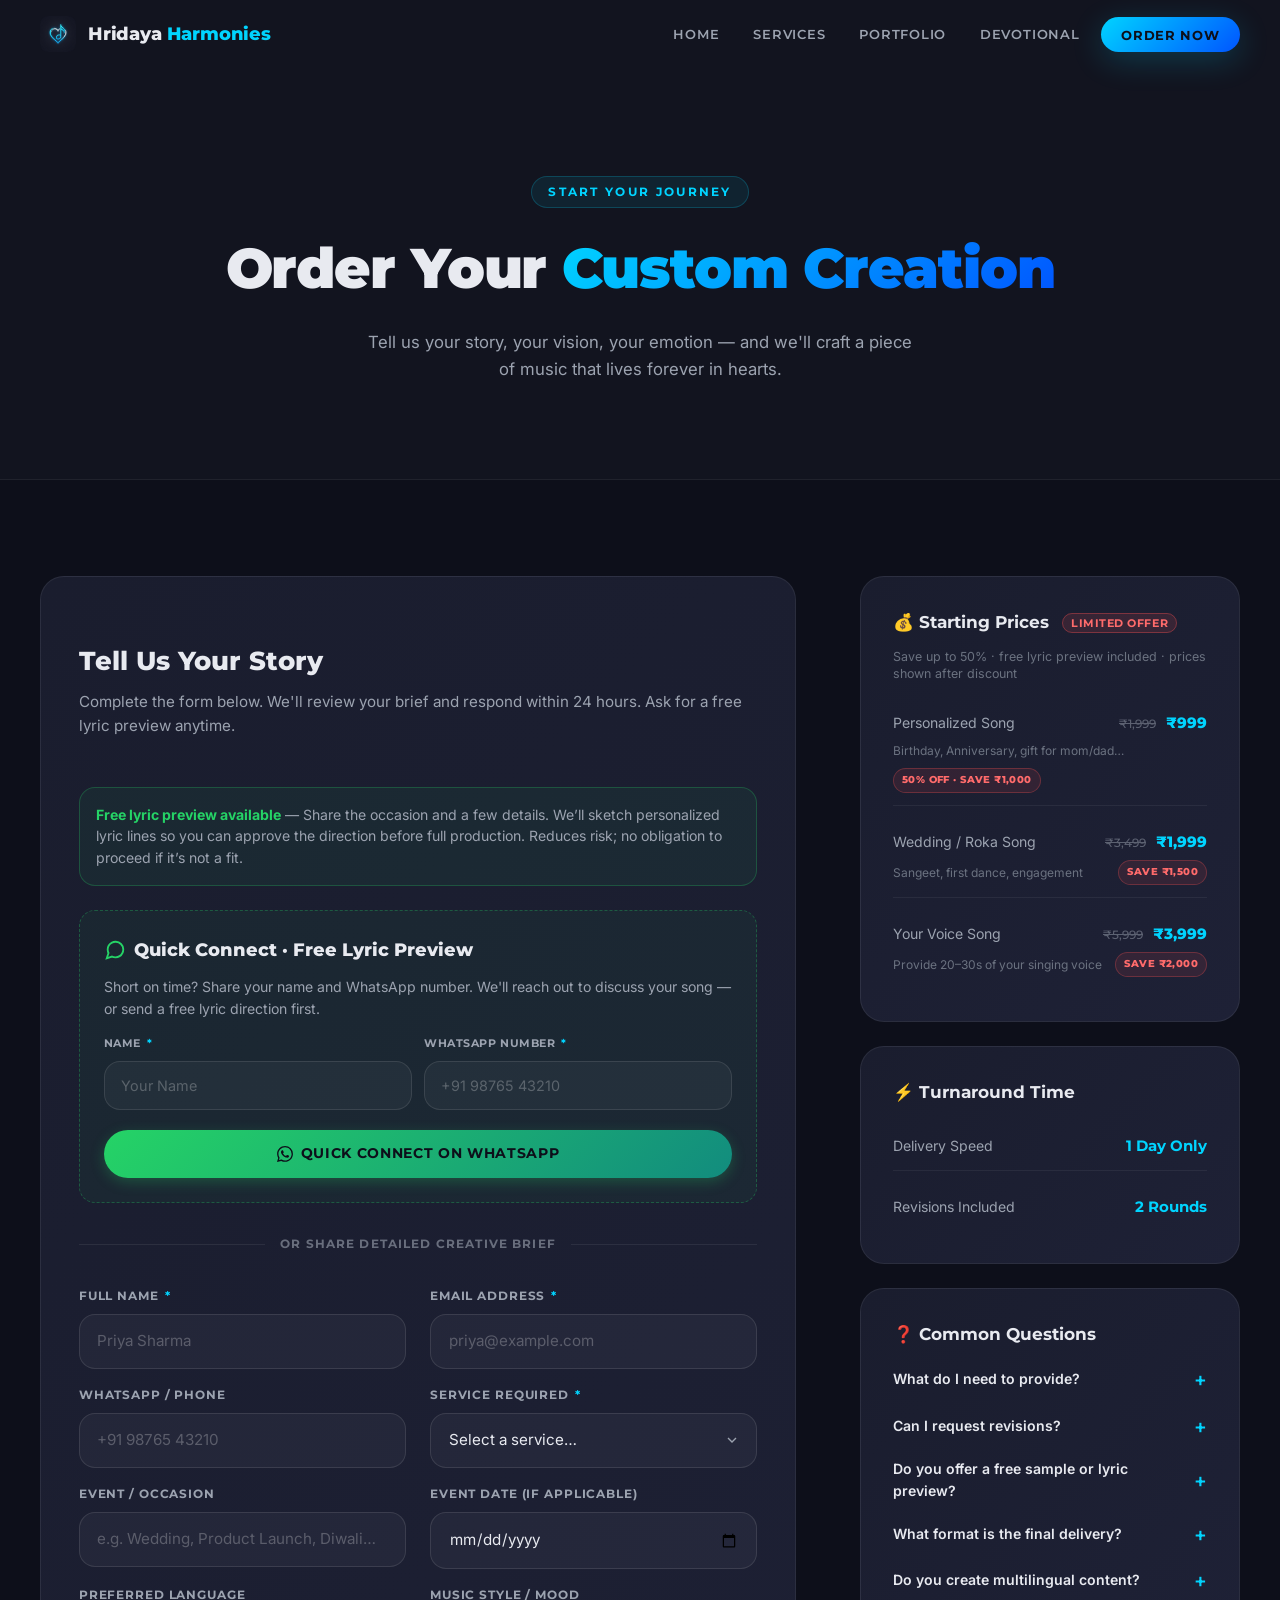
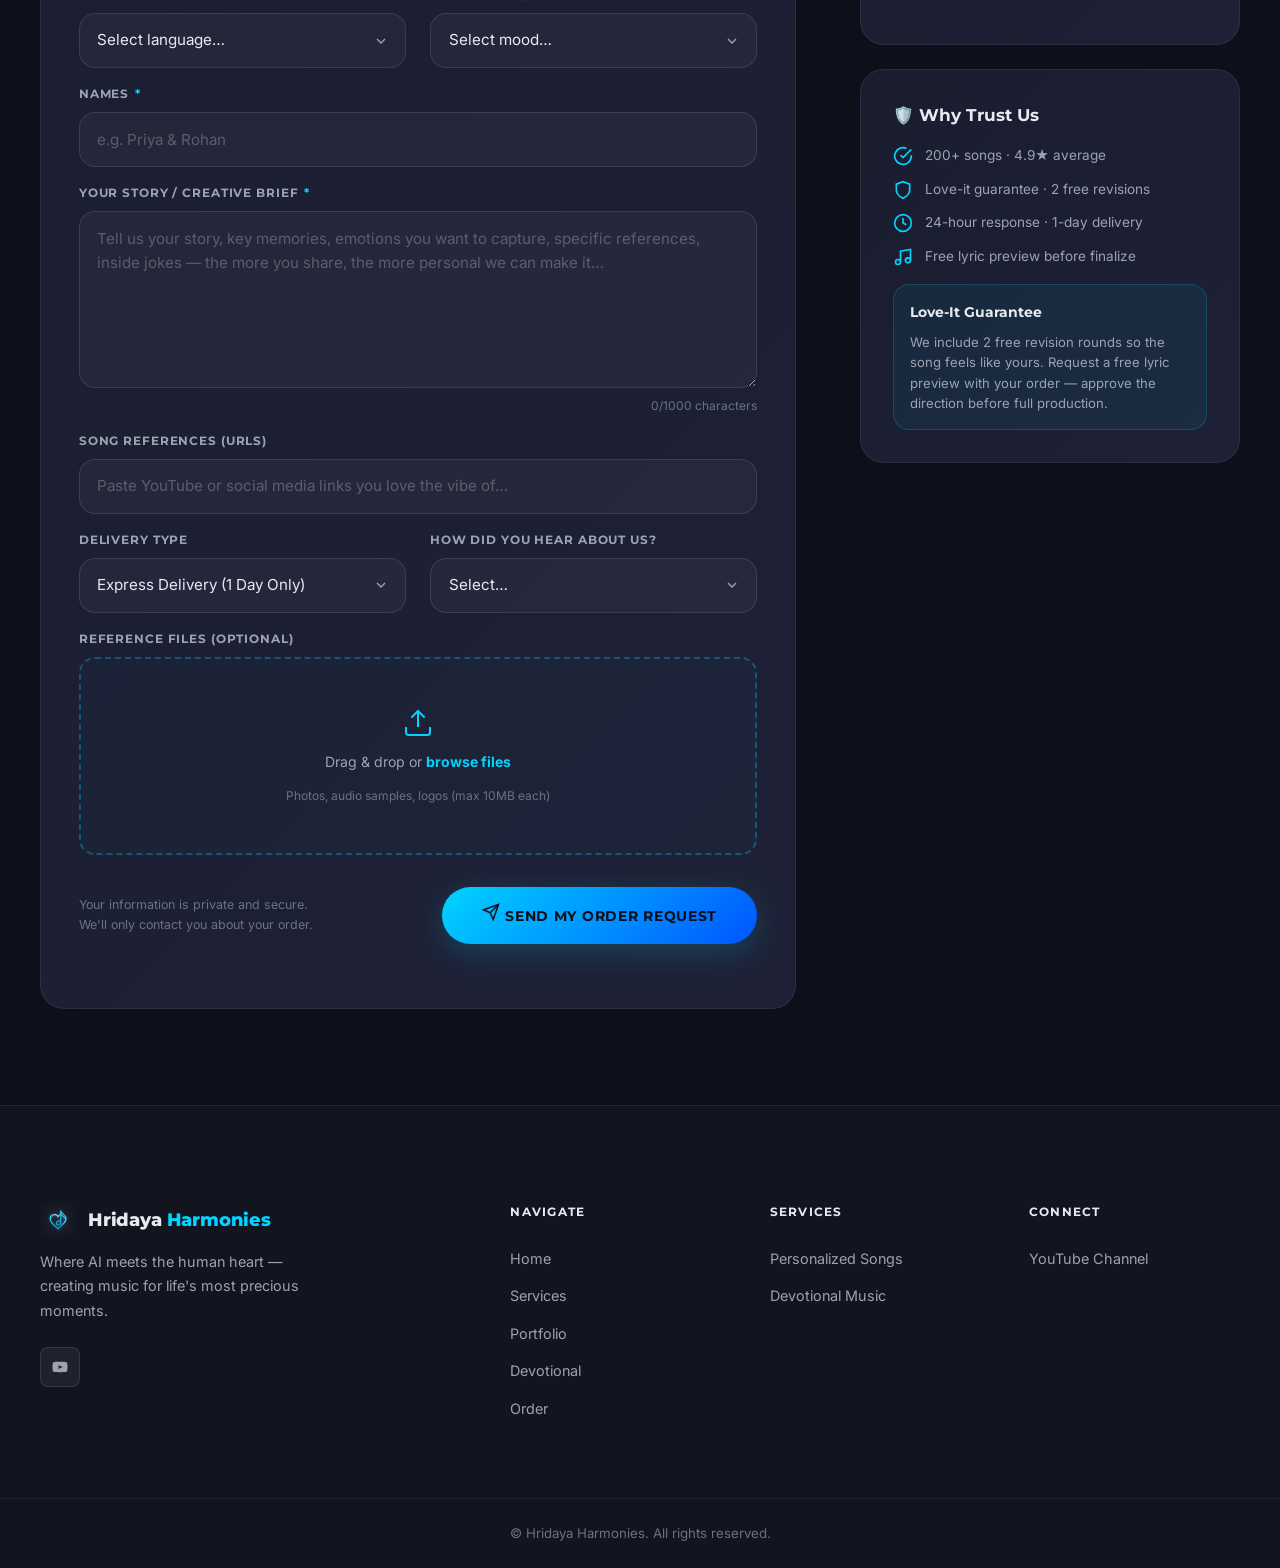
<file: order/index.html>
<!DOCTYPE html>
<html lang="en">
<head>
  <meta charset="UTF-8" />
  <meta name="viewport" content="width=device-width, initial-scale=1.0" />
  <!-- <title>Order Custom Music & Brand Ads | Hridaya Harmonies</title> -->
  <title>Order a Personalized Song | Free Lyric Preview · Hridaya Harmonies</title>
  <meta name="description" content="Order a personalized birthday, anniversary, wedding or parent song. Free lyric preview, transparent pricing from ₹999 (limited offer), 1-day delivery, 2 free revisions." />

  <!-- Favicon -->
  <link rel="icon" type="image/png" href="../logo_hridaya.png" />
  <link rel="apple-touch-icon" href="../logo_hridaya.png" />

  <link rel="preconnect" href="https://fonts.googleapis.com" />
  <link rel="preconnect" href="https://fonts.gstatic.com" crossorigin />
  <link href="https://fonts.googleapis.com/css2?family=Montserrat:wght@300;400;500;600;700;800;900&family=Inter:wght@300;400;500;600&display=swap" rel="stylesheet" />
  <link rel="stylesheet" href="../style.css" />
</head>
<body>

  <!-- NAVBAR -->
  <nav class="navbar" id="navbar" role="navigation" aria-label="Main navigation">
    <div class="nav-inner container">
      <a href="../index.html" class="nav-logo" aria-label="Hridaya Harmonies Home">
        <img src="../logo_hridaya.png" alt="Hridaya Harmonies logo mark" class="nav-logo-img" />
        <span class="nav-logo-text">Hridaya<span class="accent"> Harmonies</span></span>
      </a>
      <button class="nav-toggle" id="navToggle" aria-label="Toggle mobile menu" aria-expanded="false">
        <span></span><span></span><span></span>
      </button>
      <ul class="nav-links" id="navLinks" role="list">
        <li><a href="../index.html" class="nav-link">Home</a></li>
        <li><a href="../services/index.html" class="nav-link">Services</a></li>
        <li><a href="../portfolio/index.html" class="nav-link">Portfolio</a></li>
        <li><a href="../devotional/index.html" class="nav-link">Devotional</a></li>
        <li><a href="../order/index.html" class="nav-link nav-cta active">Order Now</a></li>
      </ul>
    </div>
  </nav>

  <!-- PAGE HEADER -->
  <header class="page-header" id="pageHeader">
    <div class="container">
      <span class="section-tag">Start Your Journey</span>
      <h1>Order Your <span class="gradient-text">Custom Creation</span></h1>
      <!-- <p>Tell us your story, your vision, your emotion — and we'll craft a piece of music or video that lives forever in hearts.</p> -->
      <p>Tell us your story, your vision, your emotion — and we'll craft a piece of music that lives forever in hearts.</p>
    </div>
  </header>

  <!-- ORDER SECTION -->
  <section class="section order-section" id="orderSection">
    <div class="container">
      <div class="order-layout">

        <!-- FORM -->
        <div class="order-form-wrap" id="orderFormWrap">
          <h2 class="order-form-title">Tell Us Your Story</h2>
          <p class="order-form-subtitle">Complete the form below. We'll review your brief and respond within 24 hours. Ask for a free lyric preview anytime.</p>

          <div class="order-preview-note">
            <strong>Free lyric preview available</strong> — Share the occasion and a few details. We’ll sketch personalized lyric lines so you can approve the direction before full production. Reduces risk; no obligation to proceed if it’s not a fit.
          </div>

          <!-- Quick Connect WhatsApp Form -->
          <div class="quick-connect-wrap" id="quickConnect" style="background: rgba(37, 211, 102, 0.05); border: 1px dashed rgba(37, 211, 102, 0.3); border-radius: var(--radius-md); padding: var(--space-5); margin-bottom: var(--space-6); position: relative; overflow: hidden;">
            <div style="display: flex; align-items: center; gap: var(--space-2); margin-bottom: var(--space-3);">
              <svg viewBox="0 0 24 24" fill="none" stroke="currentColor" stroke-width="2" style="width: 22px; height: 22px; color: #25D366;"><path d="M21 11.5a8.38 8.38 0 01-.9 3.8 8.5 8.5 0 01-7.6 4.7 8.38 8.38 0 01-3.8-.9L3 21l1.9-5.7a8.38 8.38 0 01-.9-3.8 8.5 8.5 0 014.7-7.6 8.38 8.38 0 013.8-.9h.5a8.48 8.48 0 018 8v.5z"/></svg>
              <h3 style="font-family: 'Montserrat', sans-serif; font-size: 1.15rem; font-weight: 800; color: #e8eaf0; margin: 0;">Quick Connect · Free Lyric Preview</h3>
            </div>
            <p style="color: var(--text-secondary); font-size: 0.88rem; margin-bottom: var(--space-4); line-height: 1.5;">Short on time? Share your name and WhatsApp number. We'll reach out to discuss your song — or send a free lyric direction first.</p>
            <form id="quickConnectForm" novalidate>
              <!-- Web3Forms configuration -->
              <input type="hidden" name="access_key" value="9c9d89fb-f08c-496b-a656-edf32edbd687" />
              <input type="hidden" name="subject" value="New Quick Connect Request — Hridaya Harmonies" />
              <input type="hidden" name="from_name" value="Hridaya Harmonies Website (Quick Connect)" />
              <input type="checkbox" name="botcheck" style="display:none" />
              
              <div class="form-grid" style="gap: var(--space-3); margin-bottom: 0;">
                <div class="form-group">
                  <label class="form-label" for="qcName" style="font-size: 0.7rem; letter-spacing: 0.05em; color: var(--text-secondary);">Name <span class="required-star">*</span></label>
                  <input class="form-input" type="text" id="qcName" name="full_name" placeholder="Your Name" required style="padding: 0.75rem 1rem; font-size: 0.9rem;" />
                </div>
                <div class="form-group">
                  <label class="form-label" for="qcPhone" style="font-size: 0.7rem; letter-spacing: 0.05em; color: var(--text-secondary);">WhatsApp Number <span class="required-star">*</span></label>
                  <input class="form-input" type="tel" id="qcPhone" name="phone" placeholder="+91 98765 43210" required style="padding: 0.75rem 1rem; font-size: 0.9rem;" />
                </div>
                <div class="form-group full-col" style="margin-top: var(--space-2);">
                  <button type="submit" class="btn-submit" id="qcSubmitBtn" style="padding: 0.85rem 1.5rem; font-size: 0.85rem; width: 100%; justify-content: center; background: linear-gradient(135deg, #25D366 0%, #128C7E 100%); box-shadow: 0 4px 14px rgba(37, 211, 102, 0.25);">
                    <div class="spinner" id="qcSpinner" aria-hidden="true" style="border-top-color: #ffffff; border-left-color: rgba(255,255,255,0.2); border-right-color: rgba(255,255,255,0.2); border-bottom-color: rgba(255,255,255,0.2);"></div>
                    <span class="btn-text" style="display: flex; align-items: center; gap: 8px;">
                      <svg viewBox="0 0 24 24" fill="currentColor" style="width: 16px; height: 16px;"><path d="M17.472 14.382c-.297-.149-1.758-.867-2.03-.967-.273-.099-.471-.148-.67.15-.197.297-.767.966-.94 1.164-.173.199-.347.223-.644.075-.297-.15-1.255-.463-2.39-1.475-.883-.788-1.48-1.761-1.653-2.059-.173-.297-.018-.458.13-.606.134-.133.298-.347.446-.52.149-.174.198-.298.298-.497.099-.198.05-.371-.025-.52-.075-.149-.669-1.612-.916-2.207-.242-.579-.487-.5-.669-.51-.173-.008-.371-.01-.57-.01-.198 0-.52.074-.792.372-.272.297-1.04 1.016-1.04 2.479 0 1.462 1.065 2.875 1.213 3.074.149.198 2.096 3.2 5.077 4.487.709.306 1.262.489 1.694.625.712.227 1.36.195 1.871.118.571-.085 1.758-.719 2.006-1.413.248-.694.248-1.289.173-1.413-.074-.124-.272-.198-.57-.347m-5.421 7.403h-.004a9.87 9.87 0 01-5.031-1.378l-.361-.214-3.741.982.998-3.648-.235-.374a9.86 9.86 0 01-1.51-5.26c.001-5.45 4.436-9.884 9.888-9.884 2.64 0 5.122 1.03 6.988 2.898a9.825 9.825 0 012.893 6.994c-.003 5.45-4.437 9.884-9.885 9.884m8.413-18.297A11.815 11.815 0 0012.05 0C5.495 0 .16 5.335.157 11.892c0 2.096.547 4.142 1.588 5.945L0 24l6.335-1.662c1.746.953 3.71 1.458 5.704 1.459h.005c6.554 0 11.89-5.335 11.893-11.893a11.821 11.821 0 00-3.48-8.413z"/></svg>
                      Quick Connect on WhatsApp
                    </span>
                  </button>
                </div>
              </div>
            </form>
            <div id="qcAlert" class="form-alert" role="alert" aria-live="polite" style="margin-top: var(--space-3); padding: var(--space-3) var(--space-4); border-radius: var(--radius-md); font-size: 0.85rem;">
              <svg viewBox="0 0 24 24" fill="none" stroke="currentColor" stroke-width="2" aria-hidden="true" style="width: 16px; height: 16px; flex-shrink: 0;"><circle cx="12" cy="12" r="10"/><line x1="12" y1="8" x2="12" y2="12"/><line x1="12" y1="16" x2="12.01" y2="16"/></svg>
              <span></span>
            </div>
          </div>

          <div class="or-separator" style="display: flex; align-items: center; justify-content: center; gap: 15px; margin: var(--space-6) 0; opacity: 0.6;">
            <div style="flex: 1; height: 1px; background: rgba(255,255,255,0.12);"></div>
            <span style="font-family: 'Montserrat', sans-serif; font-size: 0.72rem; font-weight: 700; text-transform: uppercase; color: var(--text-secondary); letter-spacing: 0.1em; white-space: nowrap;">Or Share Detailed Creative Brief</span>
            <div style="flex: 1; height: 1px; background: rgba(255,255,255,0.12);"></div>
          </div>

          <form id="orderForm" novalidate>
            <!-- Web3Forms access key — replace with your own from web3forms.com (free) -->
            <input type="hidden" name="access_key" value="9c9d89fb-f08c-496b-a656-edf32edbd687" />
            <input type="hidden" name="subject" value="New Order Request — Hridaya Harmonies" />
            <input type="hidden" name="from_name" value="Hridaya Harmonies Website" />
            <!-- Redirect after success (optional) -->
            <!-- <input type="hidden" name="redirect" value="https://example.com/thank-you.html"> -->
            <!-- Honeypot spam protection -->
            <input type="checkbox" name="botcheck" style="display:none" />

            <div class="form-grid">

              <!-- Name -->
              <div class="form-group">
                <label class="form-label" for="fullName">Full Name <span class="required-star">*</span></label>
                <input class="form-input" type="text" id="fullName" name="full_name" placeholder="Priya Sharma" required autocomplete="name" />
              </div>

              <!-- Email -->
              <div class="form-group">
                <label class="form-label" for="email">Email Address <span class="required-star">*</span></label>
                <input class="form-input" type="email" id="email" name="email" placeholder="priya@example.com" required autocomplete="email" />
              </div>

              <!-- Phone -->
              <div class="form-group">
                <label class="form-label" for="phone">WhatsApp / Phone</label>
                <input class="form-input" type="tel" id="phone" name="phone" placeholder="+91 98765 43210" autocomplete="tel" />
              </div>

              <!-- Service Type -->
              <div class="form-group">
                <label class="form-label" for="serviceType">Service Required <span class="required-star">*</span></label>
                <select class="form-select" id="serviceType" name="service_type" required>
                  <option value="" disabled selected>Select a service…</option>
                  <optgroup label="Personalized Songs">
                    <option value="wedding_song">Wedding Song</option>
                    <option value="roka_song">Roka / Engagement Song</option>
                    <option value="birthday_song">Birthday Serenade</option>
                    <option value="anniversary_song">Anniversary Dedication</option>
                    <option value="your_voice_song">Your Voice Song</option>
                    <option value="other_personal">Other Personal Song</option>
                  </optgroup>
                  <!-- Commented out Brand & Business Services
                  <optgroup label="Brand & Business">
                    <option value="brand_video_ad">AI Brand Video Ad</option>
                  </optgroup>
                  -->
                </select>
              </div>

              <!-- Event Type / Occasion -->
              <div class="form-group">
                <label class="form-label" for="eventType">Event / Occasion</label>
                <input class="form-input" type="text" id="eventType" name="event_type" placeholder="e.g. Wedding, Product Launch, Diwali…" />
              </div>

              <!-- Event Date -->
              <div class="form-group">
                <label class="form-label" for="eventDate">Event Date (if applicable)</label>
                <input class="form-input" type="date" id="eventDate" name="event_date" />
              </div>

              <!-- Language -->
              <div class="form-group">
                <label class="form-label" for="language">Preferred Language</label>
                <select class="form-select" id="language" name="language">
                  <option value="" disabled selected>Select language…</option>
                  <option>Hindi</option>
                  <option>English</option>
                  <option>Gujarati</option>
                  <option>Marathi</option>
                  <option>Punjabi</option>
                  <option>Sanskrit</option>
                  <option>Mixed / Hinglish</option>
                  <option>Other</option>
                </select>
              </div>

              <!-- Music Style -->
              <div class="form-group">
                <label class="form-label" for="musicStyle">Music Style / Mood</label>
                <select class="form-select" id="musicStyle" name="music_style">
                  <option value="" disabled selected>Select mood…</option>
                  <option>Romantic & Emotional</option>
                  <option>Upbeat & Celebratory</option>
                  <option>Soulful & Devotional</option>
                  <option>Cinematic & Grand</option>
                  <option>Peppy & Fun</option>
                  <option>Classical & Traditional</option>
                  <option>Modern Pop / R&amp;B</option>
                  <option>Bollywood Style</option>
                </select>
              </div>

              <!-- Couple / Special Occasion Names -->
              <div class="form-group full-col">
                <label class="form-label" for="names">Names <span class="required-star">*</span></label>
                <input class="form-input" type="text" id="names" name="names" placeholder="e.g. Priya &amp; Rohan" required />
              </div>

              <!-- Story / Brief -->
              <div class="form-group full-col">
                <label class="form-label" for="message">Your Story / Creative Brief <span class="required-star">*</span></label>
                <textarea
                  class="form-textarea"
                  id="message"
                  name="message"
                  rows="6"
                  maxlength="1000"
                  placeholder="Tell us your story, key memories, emotions you want to capture, specific references, inside jokes — the more you share, the more personal we can make it…"
                  required
                ></textarea>
                <span class="form-char-count" id="charCount">0/1000 characters</span>
              </div>

              <!-- Reference Links -->
              <div class="form-group full-col">
                <label class="form-label" for="references">Song References (URLs)</label>
                <input class="form-input" type="text" id="references" name="references" placeholder="Paste YouTube or social media links you love the vibe of…" />
              </div>

              <!-- Delivery Type -->
              <div class="form-group">
                <label class="form-label" for="deliveryType">Delivery Type</label>
                <select class="form-select" id="deliveryType" name="delivery_type" required>
                  <option value="express" selected>Express Delivery (1 Day Only)</option>
                </select>
              </div>

              <!-- How did you hear -->
              <div class="form-group">
                <label class="form-label" for="hearAbout">How Did You Hear About Us?</label>
                <select class="form-select" id="hearAbout" name="hear_about">
                  <option value="" disabled selected>Select…</option>
                  <option>YouTube</option>
                  <option>Instagram</option>
                  <option>Friend / Family Referral</option>
                  <option>Google Search</option>
                  <option>Other</option>
                </select>
              </div>

              <!-- Reference File Upload -->
              <div class="form-group full-col">
                <label class="form-label">Reference Files (optional)</label>
                <label class="file-upload-label" for="fileInput" id="fileUploadLabel">
                  <svg viewBox="0 0 24 24" fill="none" stroke="currentColor" stroke-width="1.5" aria-hidden="true">
                    <path d="M21 15v4a2 2 0 01-2 2H5a2 2 0 01-2-2v-4"/>
                    <polyline points="17 8 12 3 7 8"/>
                    <line x1="12" y1="3" x2="12" y2="15"/>
                  </svg>
                  <span>Drag &amp; drop or <strong>browse files</strong></span>
                  <span style="font-size:0.75rem;color:var(--text-muted)">Photos, audio samples, logos (max 10MB each)</span>
                </label>
                <input type="file" id="fileInput" name="attachments" multiple accept="image/*,audio/*,.pdf,.doc,.docx" />
                <div id="fileList"></div>
              </div>

              <!-- Alert -->
              <div class="form-alert" id="formAlert" role="alert" aria-live="polite">
                <svg viewBox="0 0 24 24" fill="none" stroke="currentColor" stroke-width="2" aria-hidden="true"><circle cx="12" cy="12" r="10"/><line x1="12" y1="8" x2="12" y2="12"/><line x1="12" y1="16" x2="12.01" y2="16"/></svg>
                <span></span>
              </div>

              <!-- Submit Row -->
              <div class="form-submit-row">
                <p class="form-disclaimer">Your information is private and secure. We'll only contact you about your order.</p>
                <button type="submit" class="btn-submit" id="submitBtn" aria-label="Submit order request">
                  <div class="spinner" aria-hidden="true"></div>
                  <span class="btn-text">
                    <svg viewBox="0 0 24 24" fill="none" stroke="currentColor" stroke-width="2" aria-hidden="true">
                      <line x1="22" y1="2" x2="11" y2="13"/>
                      <polygon points="22 2 15 22 11 13 2 9 22 2"/>
                    </svg>
                    Send My Order Request
                  </span>
                </button>
              </div>

            </div>
          </form>
        </div>

        <!-- SIDEBAR -->
        <aside class="order-sidebar" id="orderSidebar" aria-label="Order information">

          <!-- Pricing Overview -->
          <div class="sidebar-card">
            <h3>💰 Starting Prices <span class="price-offer-badge">Limited Offer</span></h3>
            <p class="price-offer-sub">Save up to 50% · free lyric preview included · prices shown after discount</p>
            <div class="pricing-table">
              <div class="pricing-row" style="flex-direction:column; align-items:flex-start; gap:6px;">
                <div style="display:flex; justify-content:space-between; width:100%; align-items:center; gap:8px;">
                  <span class="label">Personalized Song</span>
                  <span class="price">
                    <span class="price-was">₹1,999</span>
                    <span class="price-now">₹999</span>
                  </span>
                </div>
                <div class="price-meta-row">
                  <span style="font-size:0.75rem; color:var(--text-muted);">Birthday, Anniversary, gift for mom/dad…</span>
                  <span class="discount-chip">50% OFF · Save ₹1,000</span>
                </div>
              </div>
              <div class="pricing-row" style="flex-direction:column; align-items:flex-start; gap:6px;">
                <div style="display:flex; justify-content:space-between; width:100%; align-items:center; gap:8px;">
                  <span class="label">Wedding / Roka Song</span>
                  <span class="price">
                    <span class="price-was">₹3,499</span>
                    <span class="price-now">₹1,999</span>
                  </span>
                </div>
                <div class="price-meta-row">
                  <span style="font-size:0.75rem; color:var(--text-muted);">Sangeet, first dance, engagement</span>
                  <span class="discount-chip">Save ₹1,500</span>
                </div>
              </div>
              <div class="pricing-row" style="flex-direction:column; align-items:flex-start; gap:6px;">
                <div style="display:flex; justify-content:space-between; width:100%; align-items:center; gap:8px;">
                  <span class="label">Your Voice Song</span>
                  <span class="price">
                    <span class="price-was">₹5,999</span>
                    <span class="price-now">₹3,999</span>
                  </span>
                </div>
                <div class="price-meta-row">
                  <span style="font-size:0.75rem; color:var(--text-muted);">Provide 20–30s of your singing voice</span>
                  <span class="discount-chip">Save ₹2,000</span>
                </div>
              </div>
            </div>
          </div>

          <!-- Process Timeline -->
          <div class="sidebar-card">
            <h3>⚡ Turnaround Time</h3>
            <div class="pricing-table">
              <div class="pricing-row">
                <span class="label">Delivery Speed</span>
                <span class="price">1 Day Only</span>
              </div>
              <div class="pricing-row">
                <span class="label">Revisions Included</span>
                <span class="price">2 Rounds</span>
              </div>
            </div>
          </div>

          <!-- FAQ -->
          <div class="sidebar-card">
            <h3>❓ Common Questions</h3>
            <details class="faq-item">
              <summary>What do I need to provide?</summary>
              <p>Just your story — names, key memories, emotions, and any reference music you love. The more detail you give us, the more personal your creation will be.</p>
            </details>
            <details class="faq-item">
              <summary>Can I request revisions?</summary>
              <p>Absolutely. Every order includes 2 free revision rounds (our love-it guarantee) so you're completely happy with the final piece. Additional revisions can be arranged.</p>
            </details>
            <details class="faq-item">
              <summary>Do you offer a free sample or lyric preview?</summary>
              <p>Yes. Ask for a free lyric preview when you order or via Quick Connect. We’ll sketch personalized lines so you can approve the direction before full production — it reduces purchase anxiety and is included at no extra cost.</p>
            </details>
            <details class="faq-item">
              <summary>What format is the final delivery?</summary>
              <p>Songs are delivered as high-quality, professional-grade MP3 and WAV files, sent directly to your email for easy downloading and playing on any device.</p>
            </details>
            <details class="faq-item">
              <summary>Do you create multilingual content?</summary>
              <p>Yes! We work in Hindi, English, Gujarati, Marathi, Punjabi, Sanskrit, and more. Just specify your preference in the form.</p>
            </details>
          </div>

          <!-- Trust Badges -->
          <div class="sidebar-card">
            <h3>🛡️ Why Trust Us</h3>
            <div class="trust-badges">
              <div class="trust-badge">
                <svg viewBox="0 0 24 24" fill="none" stroke="currentColor" stroke-width="2" aria-hidden="true"><path d="M22 11.08V12a10 10 0 11-5.93-9.14"/><polyline points="22 4 12 14.01 9 11.01"/></svg>
                <span>200+ songs · 4.9★ average</span>
              </div>
              <div class="trust-badge">
                <svg viewBox="0 0 24 24" fill="none" stroke="currentColor" stroke-width="2" aria-hidden="true"><path d="M12 22s8-4 8-10V5l-8-3-8 3v7c0 6 8 10 8 10z"/></svg>
                <span>Love-it guarantee · 2 free revisions</span>
              </div>
              <div class="trust-badge">
                <svg viewBox="0 0 24 24" fill="none" stroke="currentColor" stroke-width="2" aria-hidden="true"><circle cx="12" cy="12" r="10"/><polyline points="12 6 12 12 16 14"/></svg>
                <span>24-hour response · 1-day delivery</span>
              </div>
              <div class="trust-badge">
                <svg viewBox="0 0 24 24" fill="none" stroke="currentColor" stroke-width="2" aria-hidden="true"><path d="M9 18V5l12-2v13"/><circle cx="6" cy="18" r="3"/><circle cx="18" cy="16" r="3"/></svg>
                <span>Free lyric preview before finalize</span>
              </div>
            </div>
            <div class="order-guarantee-box">
              <h4>Love-It Guarantee</h4>
              <p>We include 2 free revision rounds so the song feels like yours. Request a free lyric preview with your order — approve the direction before full production.</p>
            </div>
          </div>

        </aside>
      </div>
    </div>
  </section>

  <!-- FOOTER -->
  <footer class="footer" role="contentinfo">
    <div class="container footer-inner">
      <div class="footer-brand">
        <a href="../index.html" class="nav-logo">
          <img src="../logo_hridaya.png" alt="" class="nav-logo-img" />
          <span class="nav-logo-text">Hridaya<span class="accent"> Harmonies</span></span>
        </a>
        <p class="footer-tagline">Where AI meets the human heart — creating music for life's most precious moments.</p>
        <div class="footer-social">
          <a href="https://www.youtube.com/channel/UCdiDMI7LmhcOeCPFYu1omWw/" target="_blank" rel="noopener noreferrer" class="social-link" aria-label="YouTube">
            <svg viewBox="0 0 24 24" fill="currentColor"><path d="M21.8 8s-.2-1.4-.8-2c-.7-.8-1.6-.8-2-.8C16.2 5 12 5 12 5s-4.2 0-7 .2c-.4 0-1.3 0-2 .8-.6.6-.8 2-.8 2S2 9.6 2 11.2v1.6c0 1.6.2 3.2.2 3.2s.2 1.4.8 2c.7.8 1.7.7 2.2.8C6.8 19 12 19 12 19s4.2 0 7-.2c.4 0 1.3 0 2-.8.6-.6.8-2 .8-2s.2-1.6.2-3.2v-1.6C22 9.6 21.8 8 21.8 8zM10 14.5v-5l5.5 2.5-5.5 2.5z"/></svg>
          </a>
        </div>
      </div>
      <div class="footer-nav-group">
        <h4>Navigate</h4>
        <ul>
          <li><a href="../index.html">Home</a></li>
          <li><a href="../services/index.html">Services</a></li>
          <li><a href="../portfolio/index.html">Portfolio</a></li>
          <li><a href="../devotional/index.html">Devotional</a></li>
          <li><a href="../order/index.html">Order</a></li>
        </ul>
      </div>
      <div class="footer-nav-group">
        <h4>Services</h4>
        <ul>
          <li><a href="../services/index.html#personal">Personalized Songs</a></li>
          <!-- Commented out Brand Ads Link
          <li><a href="../services/index.html#ads">AI Video Ads</a></li>
          -->
          <li><a href="../devotional/index.html">Devotional Music</a></li>
        </ul>
      </div>
      <div class="footer-nav-group">
        <h4>Connect</h4>
        <ul>
          <li><a href="https://www.youtube.com/channel/UCdiDMI7LmhcOeCPFYu1omWw/" target="_blank" rel="noopener noreferrer">YouTube Channel</a></li>
        </ul>
      </div>
    </div>
    <div class="footer-bottom">
      <div class="container">
        <p>© <span id="footerYear"></span> Hridaya Harmonies. All rights reserved.</p>
      </div>
    </div>
  </footer>

  <script src="../main.js"></script>
</body>
</html>
</file>
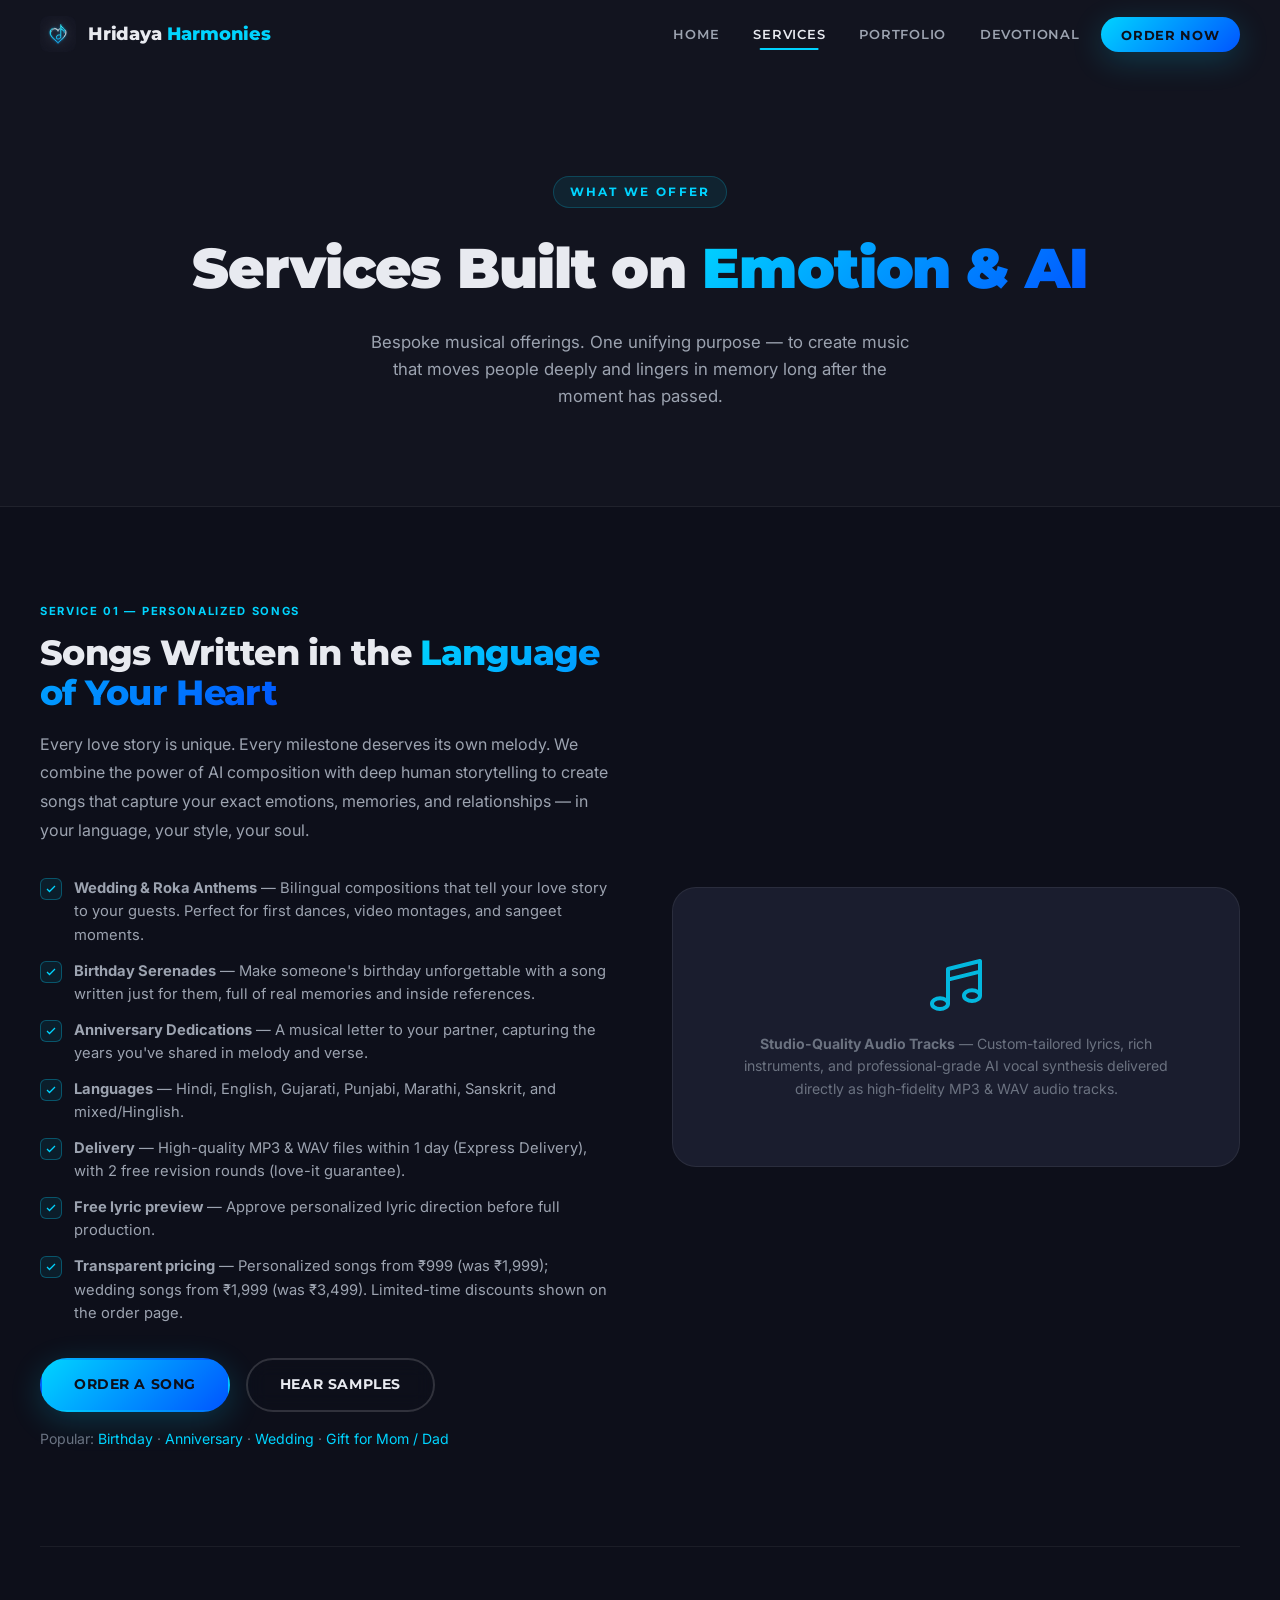
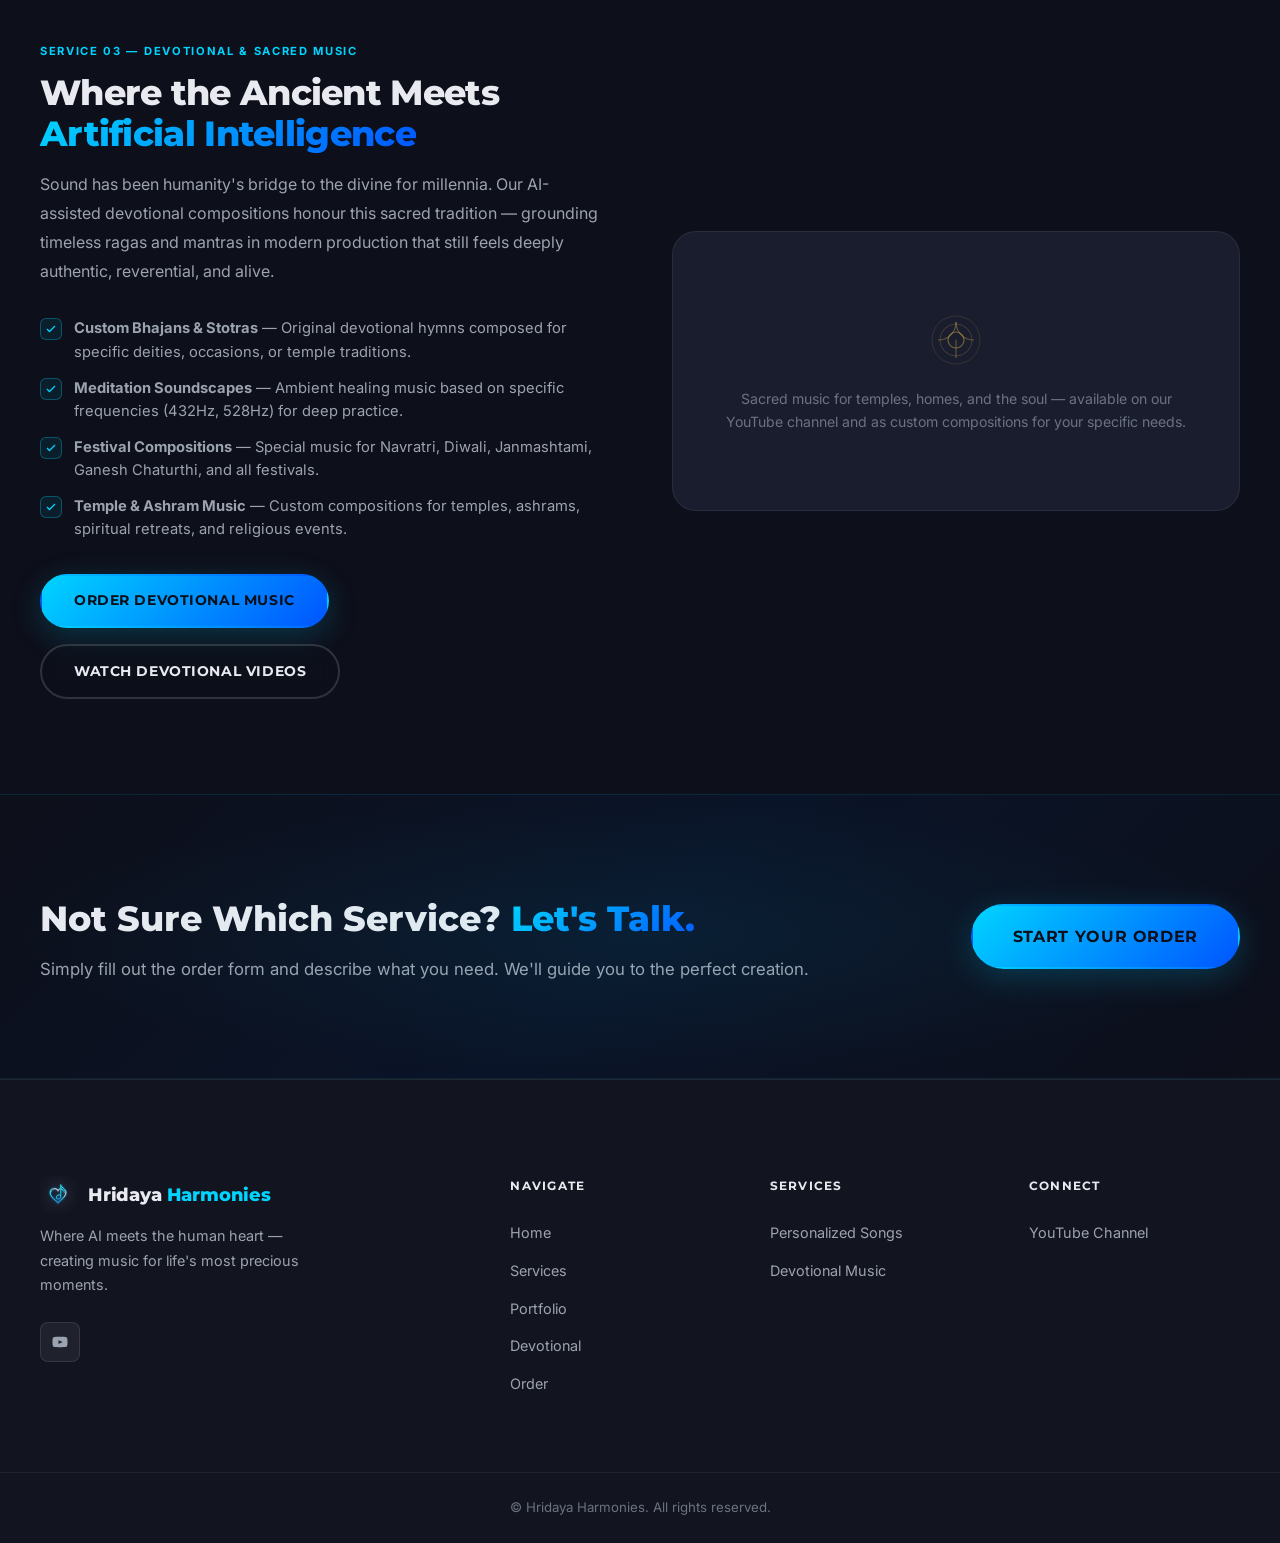
<file: services/index.html>
<!DOCTYPE html>
<html lang="en">
<head>
  <meta charset="UTF-8" />
  <meta name="viewport" content="width=device-width, initial-scale=1.0" />
  <!-- <title>Services | Hridaya Harmonies — Custom Music & Brand Video Ads</title> -->
  <title>Services | Hridaya Harmonies — Custom Music for Special Occasions</title>
  <!-- <meta name="description" content="Explore Hridaya Harmonies' expert AI services: custom music creation tailored to your vision, and high-impact cinematic video ads for brands." /> -->
  <meta name="description" content="Explore Hridaya Harmonies' expert AI music services: custom songs tailored to your special occasions and milestone moments with 1-day express delivery." />

  <!-- Favicon -->
  <link rel="icon" type="image/png" href="../logo_hridaya.png" />
  <link rel="apple-touch-icon" href="../logo_hridaya.png" />

  <link rel="preconnect" href="https://fonts.googleapis.com" />
  <link rel="preconnect" href="https://fonts.gstatic.com" crossorigin />
  <link href="https://fonts.googleapis.com/css2?family=Montserrat:wght@300;400;500;600;700;800;900&family=Inter:wght@300;400;500;600&display=swap" rel="stylesheet" />
  <link rel="stylesheet" href="../style.css" />
</head>
<body>

  <!-- NAVBAR -->
  <nav class="navbar" id="navbar" role="navigation" aria-label="Main navigation">
    <div class="nav-inner container">
      <a href="../index.html" class="nav-logo" aria-label="Hridaya Harmonies Home">
        <img src="../logo_hridaya.png" alt="Hridaya Harmonies logo mark" class="nav-logo-img" />
        <span class="nav-logo-text">Hridaya<span class="accent"> Harmonies</span></span>
      </a>
      <button class="nav-toggle" id="navToggle" aria-label="Toggle mobile menu" aria-expanded="false">
        <span></span><span></span><span></span>
      </button>
      <ul class="nav-links" id="navLinks" role="list">
        <li><a href="../index.html" class="nav-link">Home</a></li>
        <li><a href="../services/index.html" class="nav-link active">Services</a></li>
        <li><a href="../portfolio/index.html" class="nav-link">Portfolio</a></li>
        <li><a href="../devotional/index.html" class="nav-link">Devotional</a></li>
        <li><a href="../order/index.html" class="nav-link nav-cta">Order Now</a></li>
      </ul>
    </div>
  </nav>

  <!-- PAGE HEADER -->
  <header class="page-header" id="pageHeader">
    <div class="container">
      <span class="section-tag">What We Offer</span>
      <h1>Services Built on <span class="gradient-text">Emotion &amp; AI</span></h1>
      <!-- <p>Three distinct offerings. One unifying purpose — to create music and visuals that move people deeply and linger in memory long after the moment has passed.</p> -->
      <p>Bespoke musical offerings. One unifying purpose — to create music that moves people deeply and lingers in memory long after the moment has passed.</p>
    </div>
  </header>

  <!-- SERVICES SECTION -->
  <section class="section services-section" id="servicesSection">
    <div class="container">

      <!-- Service 1: Personalized Songs -->
      <div class="service-detail" id="personal" aria-labelledby="service1Title">
        <div class="service-detail-text">
          <div class="service-detail-badge">Service 01 — Personalized Songs</div>
          <h2 class="service-detail-title" id="service1Title">
            Songs Written in the <span class="gradient-text">Language of Your Heart</span>
          </h2>
          <p class="service-detail-desc">
            Every love story is unique. Every milestone deserves its own melody. We combine the power of AI composition with deep human storytelling to create songs that capture your exact emotions, memories, and relationships — in your language, your style, your soul.
          </p>
          <div class="service-detail-features">
            <div class="feature-row">
              <div class="feature-check"><svg viewBox="0 0 24 24" fill="none" stroke="currentColor" stroke-width="2.5" aria-hidden="true"><polyline points="20 6 9 17 4 12"/></svg></div>
              <p><strong>Wedding &amp; Roka Anthems</strong> — Bilingual compositions that tell your love story to your guests. Perfect for first dances, video montages, and sangeet moments.</p>
            </div>
            <div class="feature-row">
              <div class="feature-check"><svg viewBox="0 0 24 24" fill="none" stroke="currentColor" stroke-width="2.5" aria-hidden="true"><polyline points="20 6 9 17 4 12"/></svg></div>
              <p><strong>Birthday Serenades</strong> — Make someone's birthday unforgettable with a song written just for them, full of real memories and inside references.</p>
            </div>
            <div class="feature-row">
              <div class="feature-check"><svg viewBox="0 0 24 24" fill="none" stroke="currentColor" stroke-width="2.5" aria-hidden="true"><polyline points="20 6 9 17 4 12"/></svg></div>
              <p><strong>Anniversary Dedications</strong> — A musical letter to your partner, capturing the years you've shared in melody and verse.</p>
            </div>
            <div class="feature-row">
              <div class="feature-check"><svg viewBox="0 0 24 24" fill="none" stroke="currentColor" stroke-width="2.5" aria-hidden="true"><polyline points="20 6 9 17 4 12"/></svg></div>
              <p><strong>Languages</strong> — Hindi, English, Gujarati, Punjabi, Marathi, Sanskrit, and mixed/Hinglish.</p>
            </div>
            <div class="feature-row">
              <div class="feature-check"><svg viewBox="0 0 24 24" fill="none" stroke="currentColor" stroke-width="2.5" aria-hidden="true"><polyline points="20 6 9 17 4 12"/></svg></div>
              <p><strong>Delivery</strong> — High-quality MP3 &amp; WAV files within 1 day (Express Delivery), with 2 free revision rounds (love-it guarantee).</p>
            </div>
            <div class="feature-row">
              <div class="feature-check"><svg viewBox="0 0 24 24" fill="none" stroke="currentColor" stroke-width="2.5" aria-hidden="true"><polyline points="20 6 9 17 4 12"/></svg></div>
              <p><strong>Free lyric preview</strong> — Approve personalized lyric direction before full production.</p>
            </div>
            <div class="feature-row">
              <div class="feature-check"><svg viewBox="0 0 24 24" fill="none" stroke="currentColor" stroke-width="2.5" aria-hidden="true"><polyline points="20 6 9 17 4 12"/></svg></div>
              <p><strong>Transparent pricing</strong> — Personalized songs from ₹999 (was ₹1,999); wedding songs from ₹1,999 (was ₹3,499). Limited-time discounts shown on the order page.</p>
            </div>
          </div>
          <div style="display:flex;gap:var(--space-4);flex-wrap:wrap;">
            <a href="../order/index.html?service=wedding_song" class="btn btn-primary" id="personalOrderBtn">Order a Song</a>
            <a href="../index.html#samples" class="btn btn-ghost" id="personalPortfolioBtn">Hear Samples</a>
          </div>
          <p style="margin-top:var(--space-4);font-size:0.88rem;color:var(--text-muted);">
            Popular:
            <a href="../occasions/personalized-birthday-song/index.html" style="color:var(--electric-blue);">Birthday</a> ·
            <a href="../occasions/custom-anniversary-song/index.html" style="color:var(--electric-blue);">Anniversary</a> ·
            <a href="../occasions/custom-wedding-song/index.html" style="color:var(--electric-blue);">Wedding</a> ·
            <a href="../occasions/gift-for-mom-dad/index.html" style="color:var(--electric-blue);">Gift for Mom / Dad</a>
          </p>
        </div>
        <div class="service-detail-visual" id="service1Visual">
          <div class="service-visual-placeholder">
            <svg viewBox="0 0 24 24" fill="none" stroke="currentColor" stroke-width="1.5" aria-hidden="true" style="width: 64px; height: 64px; color: var(--electric-blue); opacity: 0.85;">
              <path stroke-linecap="round" stroke-linejoin="round" d="M9 19V6l12-3v13M9 19c0 1.105-1.343 2-3 2s-3-.895-3-2 1.343-2 3-2 3 .895 3 2zm12-3c0 1.105-1.343 2-3 2s-3-.895-3-2 1.343-2 3-2 3 .895 3 2zM9 10l12-3" />
            </svg>
            <p><strong>Studio-Quality Audio Tracks</strong> — Custom-tailored lyrics, rich instruments, and professional-grade AI vocal synthesis delivered directly as high-fidelity MP3 &amp; WAV audio tracks.</p>
          </div>
        </div>
      </div>

      <!-- Commented out Service 2: AI Video Ads
      <div class="service-detail reverse" id="ads" aria-labelledby="service2Title">
        <div class="service-detail-text">
          <div class="service-detail-badge">Service 02 — AI Brand Video Ads</div>
          <h2 class="service-detail-title" id="service2Title">
            Ads That Stop the Scroll &amp; <span class="gradient-text">Move the Market</span>
          </h2>
          <p class="service-detail-desc">
            In an attention economy, average is invisible. Our AI-powered video ads are cinematic, emotionally engineered experiences that make your brand impossible to forget. From product launches to social campaigns — every frame crafted to convert.
          </p>
          <div class="service-detail-features">
            <div class="feature-row">
              <div class="feature-check"><svg viewBox="0 0 24 24" fill="none" stroke="currentColor" stroke-width="2.5" aria-hidden="true"><polyline points="20 6 9 17 4 12"/></svg></div>
              <p><strong>Brand Identity Videos</strong> — Full cinematic brand films (30s–3min) that define who you are and why you matter.</p>
            </div>
            <div class="feature-row">
              <div class="feature-check"><svg viewBox="0 0 24 24" fill="none" stroke="currentColor" stroke-width="2.5" aria-hidden="true"><polyline points="20 6 9 17 4 12"/></svg></div>
              <p><strong>Product Launch Reels</strong> — High-energy, scroll-stopping product showcases designed for Instagram, YouTube, and OTT.</p>
            </div>
            <div class="feature-row">
              <div class="feature-check"><svg viewBox="0 0 24 24" fill="none" stroke="currentColor" stroke-width="2.5" aria-hidden="true"><polyline points="20 6 9 17 4 12"/></svg></div>
              <p><strong>AI-Generated Voiceover &amp; Music</strong> — Professional AI narration and original AI-composed soundtracks tailored to your brand tone.</p>
            </div>
            <div class="feature-row">
              <div class="feature-check"><svg viewBox="0 0 24 24" fill="none" stroke="currentColor" stroke-width="2.5" aria-hidden="true"><polyline points="20 6 9 17 4 12"/></svg></div>
              <p><strong>Multi-format Delivery</strong> — MP4 in 16:9 (YouTube/TV), 9:16 (Reels/Shorts), and 1:1 (Feed) versions included.</p>
            </div>
            <div class="feature-row">
              <div class="feature-check"><svg viewBox="0 0 24 24" fill="none" stroke="currentColor" stroke-width="2.5" aria-hidden="true"><polyline points="20 6 9 17 4 12"/></svg></div>
              <p><strong>Industries Served</strong> — Agriculture, Food &amp; Nutrition, FMCG, Real Estate, Fashion, Wellness, and more.</p>
            </div>
          </div>
          <div style="display:flex;gap:var(--space-4);flex-wrap:wrap;">
            <a href="../order/index.html?service=brand_video_ad" class="btn btn-primary" id="adsOrderBtn">Order a Brand Ad</a>
            <a href="../portfolio/index.html?filter=brand_ad" class="btn btn-ghost" id="adsPortfolioBtn">Watch Our Ads</a>
          </div>
        </div>
        <div class="service-detail-visual service-detail-visual--video" id="service2Visual" style="aspect-ratio: 9/16; background: #000;">
          <div class="yt-thumb" style="width: 100%; height: 100%;">
            <div class="yt-thumb-placeholder" 
              data-src="https://www.youtube.com/embed/Iz6t7rMu3xg?si=Unpil3g3T-kwqWg-" 
              role="button" tabindex="0" aria-label="Play Balwan Bakra"
              style="width: 100%; height: 100%; position: relative; cursor: pointer;">
              <img src="https://img.youtube.com/vi/Iz6t7rMu3xg/hqdefault.jpg" alt="Balwan Bakra video ad" style="width:100%; height:100%; object-fit:cover;">
              <div class="portfolio-thumb-overlay" style="opacity:1; background:rgba(0,0,0,0.3); pointer-events:none;">
                <div class="portfolio-thumb-btn" style="pointer-events:none;">
                  <svg viewBox="0 0 24 24" fill="currentColor"><polygon points="5 3 19 12 5 21 5 3"/></svg>
                </div>
              </div>
            </div>
          </div>
        </div>
      </div>
      -->

      <!-- Service 3: Devotional Music -->
      <div class="service-detail" id="devotional-service" aria-labelledby="service3Title">
        <div class="service-detail-text">
          <div class="service-detail-badge">Service 03 — Devotional &amp; Sacred Music</div>
          <h2 class="service-detail-title" id="service3Title">
            Where the Ancient Meets <span class="gradient-text">Artificial Intelligence</span>
          </h2>
          <p class="service-detail-desc">
            Sound has been humanity's bridge to the divine for millennia. Our AI-assisted devotional compositions honour this sacred tradition — grounding timeless ragas and mantras in modern production that still feels deeply authentic, reverential, and alive.
          </p>
          <div class="service-detail-features">
            <div class="feature-row">
              <div class="feature-check"><svg viewBox="0 0 24 24" fill="none" stroke="currentColor" stroke-width="2.5" aria-hidden="true"><polyline points="20 6 9 17 4 12"/></svg></div>
              <p><strong>Custom Bhajans &amp; Stotras</strong> — Original devotional hymns composed for specific deities, occasions, or temple traditions.</p>
            </div>
            <div class="feature-row">
              <div class="feature-check"><svg viewBox="0 0 24 24" fill="none" stroke="currentColor" stroke-width="2.5" aria-hidden="true"><polyline points="20 6 9 17 4 12"/></svg></div>
              <p><strong>Meditation Soundscapes</strong> — Ambient healing music based on specific frequencies (432Hz, 528Hz) for deep practice.</p>
            </div>
            <div class="feature-row">
              <div class="feature-check"><svg viewBox="0 0 24 24" fill="none" stroke="currentColor" stroke-width="2.5" aria-hidden="true"><polyline points="20 6 9 17 4 12"/></svg></div>
              <p><strong>Festival Compositions</strong> — Special music for Navratri, Diwali, Janmashtami, Ganesh Chaturthi, and all festivals.</p>
            </div>
            <div class="feature-row">
              <div class="feature-check"><svg viewBox="0 0 24 24" fill="none" stroke="currentColor" stroke-width="2.5" aria-hidden="true"><polyline points="20 6 9 17 4 12"/></svg></div>
              <p><strong>Temple &amp; Ashram Music</strong> — Custom compositions for temples, ashrams, spiritual retreats, and religious events.</p>
            </div>
          </div>
          <div style="display:flex;gap:var(--space-4);flex-wrap:wrap;">
            <a href="../order/index.html?service=custom_bhajan" class="btn btn-primary" id="devOrderBtn2">Order Devotional Music</a>
            <a href="../devotional/index.html" class="btn btn-ghost" id="devWatchBtn">Watch Devotional Videos</a>
          </div>
        </div>
        <div class="service-detail-visual" id="service3Visual">
          <div class="service-visual-placeholder">
            <svg viewBox="0 0 80 80" fill="none" xmlns="http://www.w3.org/2000/svg" aria-hidden="true">
              <circle cx="40" cy="40" r="30" stroke="rgba(201,168,76,0.2)" stroke-width="1"/>
              <circle cx="40" cy="40" r="20" stroke="rgba(201,168,76,0.3)" stroke-width="1"/>
              <circle cx="40" cy="40" r="10" stroke="rgba(201,168,76,0.5)" stroke-width="1.5"/>
              <path d="M40 18c0 12.1-9.9 22-22 22" stroke="rgba(201,168,76,0.4)" stroke-width="1.5" stroke-linecap="round"/>
              <path d="M40 18c0 12.1 9.9 22 22 22" stroke="rgba(201,168,76,0.4)" stroke-width="1.5" stroke-linecap="round"/>
              <path d="M40 62V40" stroke="rgba(201,168,76,0.4)" stroke-width="1.5" stroke-linecap="round"/>
            </svg>
            <p>Sacred music for temples, homes, and the soul — available on our YouTube channel and as custom compositions for your specific needs.</p>
          </div>
        </div>
      </div>

    </div>
  </section>

  <!-- CTA -->
  <section class="cta-band" id="servicesCta" aria-labelledby="servicesCtaHeading">
    <div class="container cta-inner">
      <div>
        <h2 id="servicesCtaHeading">Not Sure Which Service? <span class="gradient-text">Let's Talk.</span></h2>
        <p>Simply fill out the order form and describe what you need. We'll guide you to the perfect creation.</p>
      </div>
      <a href="../order/index.html" class="btn btn-primary btn-large" id="servicesCtaOrderBtn">Start Your Order</a>
    </div>
  </section>

  <!-- FOOTER -->
  <footer class="footer" role="contentinfo">
    <div class="container footer-inner">
      <div class="footer-brand">
        <a href="../index.html" class="nav-logo">
          <img src="../logo_hridaya.png" alt="" class="nav-logo-img" />
          <span class="nav-logo-text">Hridaya<span class="accent"> Harmonies</span></span>
        </a>
        <p class="footer-tagline">Where AI meets the human heart — creating music for life's most precious moments.</p>
        <div class="footer-social">
          <a href="https://www.youtube.com/channel/UCdiDMI7LmhcOeCPFYu1omWw/" target="_blank" rel="noopener noreferrer" class="social-link" aria-label="YouTube">
            <svg viewBox="0 0 24 24" fill="currentColor"><path d="M21.8 8s-.2-1.4-.8-2c-.7-.8-1.6-.8-2-.8C16.2 5 12 5 12 5s-4.2 0-7 .2c-.4 0-1.3 0-2 .8-.6.6-.8 2-.8 2S2 9.6 2 11.2v1.6c0 1.6.2 3.2.2 3.2s.2 1.4.8 2c.7.8 1.7.7 2.2.8C6.8 19 12 19 12 19s4.2 0 7-.2c.4 0 1.3 0 2-.8.6-.6.8-2 .8-2s.2-1.6.2-3.2v-1.6C22 9.6 21.8 8 21.8 8zM10 14.5v-5l5.5 2.5-5.5 2.5z"/></svg>
          </a>
        </div>
      </div>
      <div class="footer-nav-group">
        <h4>Navigate</h4>
        <ul>
          <li><a href="../index.html">Home</a></li>
          <li><a href="../services/index.html">Services</a></li>
          <li><a href="../portfolio/index.html">Portfolio</a></li>
          <li><a href="../devotional/index.html">Devotional</a></li>
          <li><a href="../order/index.html">Order</a></li>
        </ul>
      </div>
      <div class="footer-nav-group">
        <h4>Services</h4>
        <ul>
          <li><a href="#personal">Personalized Songs</a></li>
          <!-- Commented out Brand Ads Link
          <li><a href="#ads">AI Video Ads</a></li>
          -->
          <li><a href="#devotional-service">Devotional Music</a></li>
        </ul>
      </div>
      <div class="footer-nav-group">
        <h4>Connect</h4>
        <ul>
          <li><a href="https://www.youtube.com/channel/UCdiDMI7LmhcOeCPFYu1omWw/" target="_blank" rel="noopener noreferrer">YouTube Channel</a></li>
        </ul>
      </div>
    </div>
    <div class="footer-bottom">
      <div class="container">
        <p>© <span id="footerYear"></span> Hridaya Harmonies. All rights reserved.</p>
      </div>
    </div>
  </footer>

  <script src="../main.js"></script>
</body>
</html>
</file>
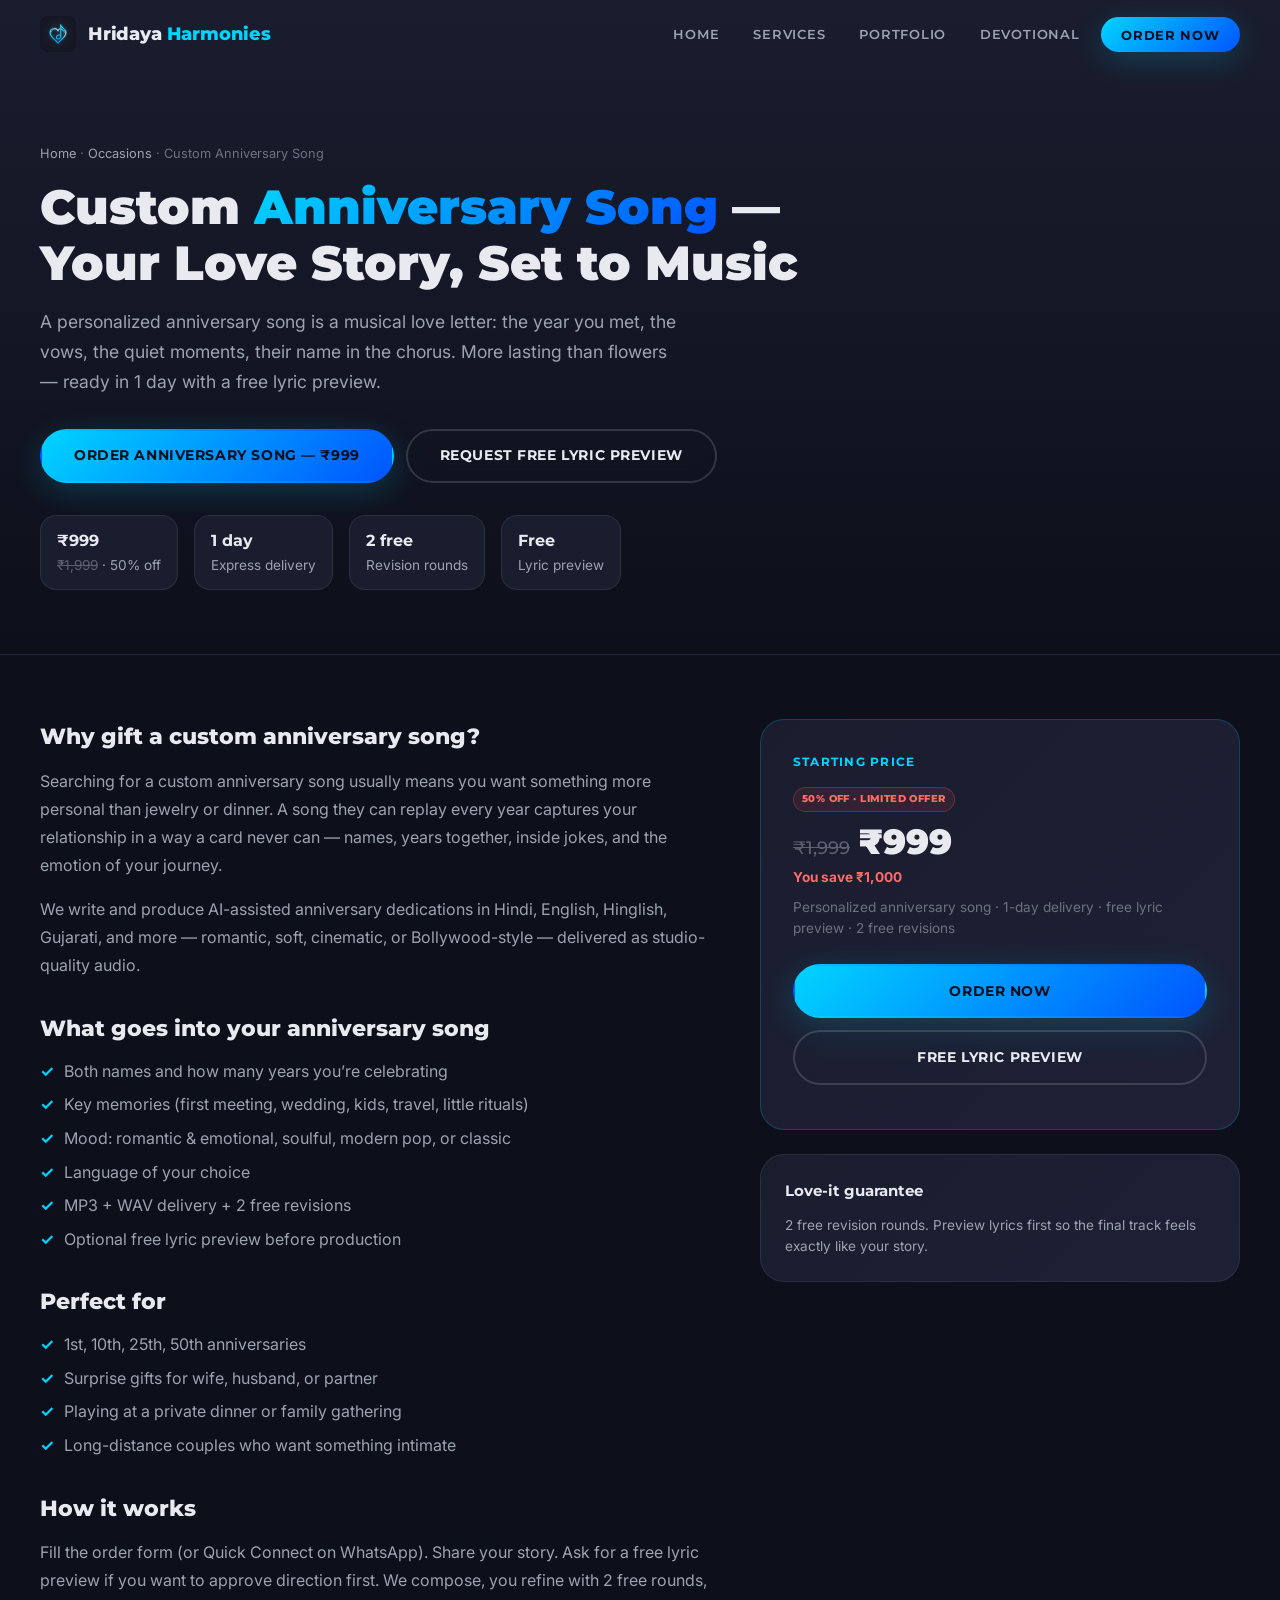
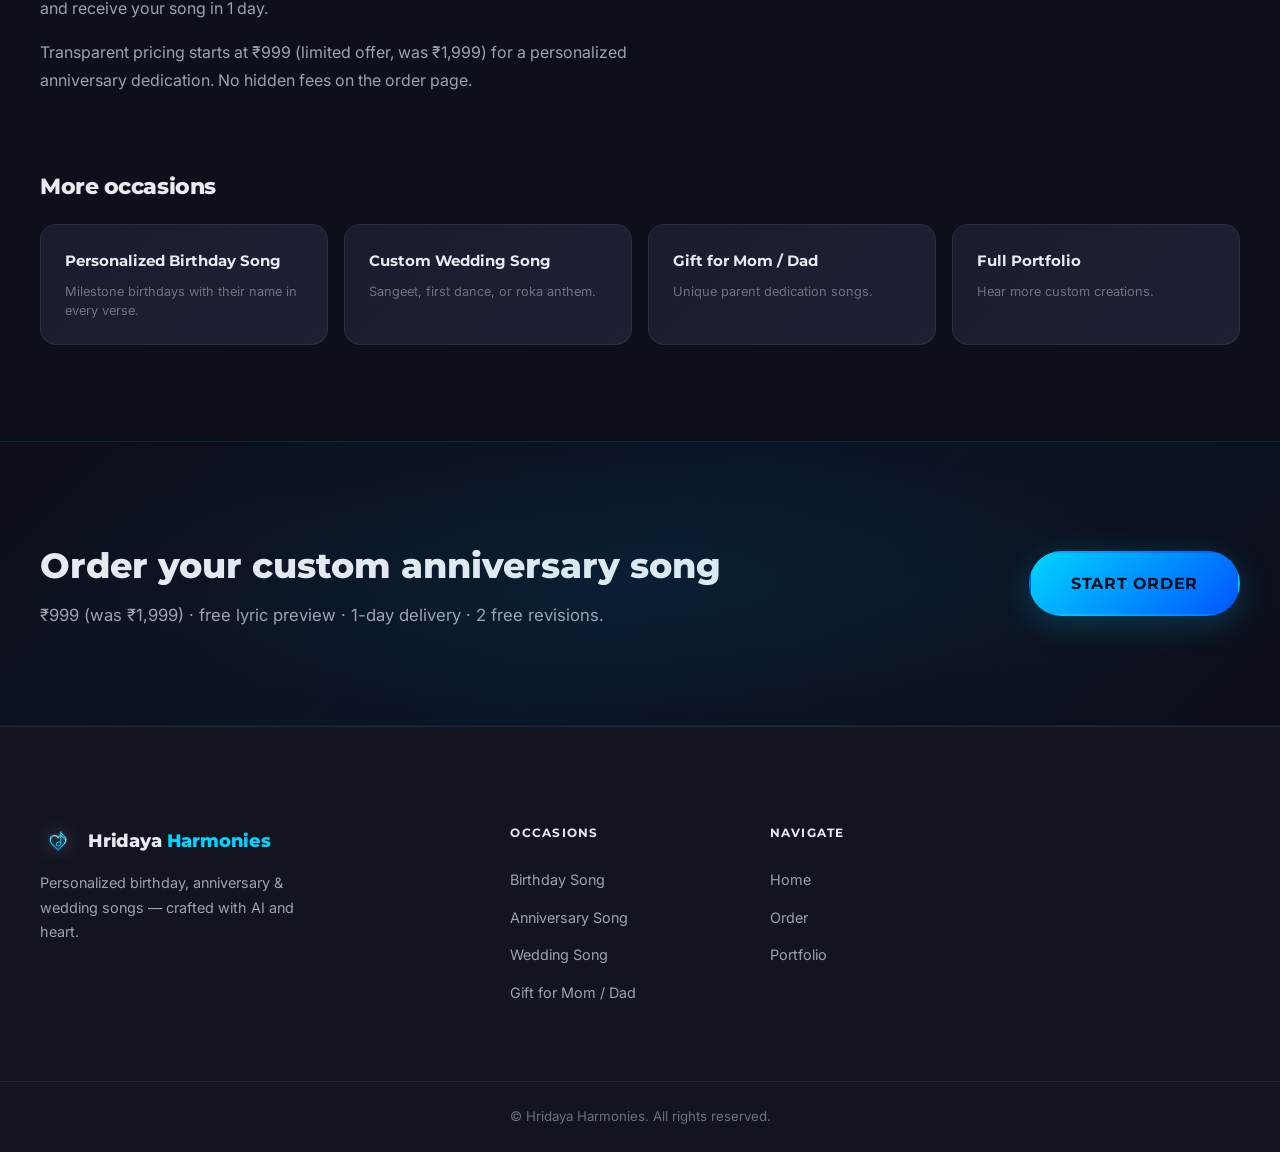
<file: occasions/custom-anniversary-song/index.html>
<!DOCTYPE html>
<html lang="en">
<head>
  <meta charset="UTF-8" />
  <meta name="viewport" content="width=device-width, initial-scale=1.0" />
  <title>Custom Anniversary Song | Personalized Anniversary Gift — Hridaya Harmonies</title>
  <meta name="description" content="Order a custom anniversary song for your partner — years together, set to melody. Personalized lyrics from ₹999 (was ₹1,999). Free lyric preview, 1-day delivery, 2 free revisions." />
  <meta name="keywords" content="custom anniversary song, personalized anniversary song, anniversary gift song, romantic custom song for wife husband, unique anniversary gift" />
  <meta property="og:title" content="Custom Anniversary Song | Hridaya Harmonies" />
  <meta property="og:description" content="A musical love letter for your anniversary. Free lyric preview, from ₹999 limited offer, 1-day delivery." />
  <meta property="og:type" content="website" />
  <link rel="icon" type="image/png" href="../../logo_hridaya.png" />
  <link rel="apple-touch-icon" href="../../logo_hridaya.png" />
  <link rel="preconnect" href="https://fonts.googleapis.com" />
  <link rel="preconnect" href="https://fonts.gstatic.com" crossorigin />
  <link href="https://fonts.googleapis.com/css2?family=Montserrat:wght@300;400;500;600;700;800;900&family=Inter:wght@300;400;500;600&display=swap" rel="stylesheet" />
  <link rel="stylesheet" href="../../style.css" />
</head>
<body>

  <nav class="navbar" id="navbar" role="navigation" aria-label="Main navigation">
    <div class="nav-inner container">
      <a href="../../index.html" class="nav-logo" aria-label="Hridaya Harmonies Home">
        <img src="../../logo_hridaya.png" alt="Hridaya Harmonies logo mark" class="nav-logo-img" />
        <span class="nav-logo-text">Hridaya<span class="accent"> Harmonies</span></span>
      </a>
      <button class="nav-toggle" id="navToggle" aria-label="Toggle mobile menu" aria-expanded="false">
        <span></span><span></span><span></span>
      </button>
      <ul class="nav-links" id="navLinks" role="list">
        <li><a href="../../index.html" class="nav-link">Home</a></li>
        <li><a href="../../services/index.html" class="nav-link">Services</a></li>
        <li><a href="../../portfolio/index.html" class="nav-link">Portfolio</a></li>
        <li><a href="../../devotional/index.html" class="nav-link">Devotional</a></li>
        <li><a href="../../order/index.html" class="nav-link nav-cta">Order Now</a></li>
      </ul>
    </div>
  </nav>

  <header class="occasion-hero">
    <div class="container">
      <p class="breadcrumb"><a href="../../index.html">Home</a> · <a href="../../index.html#occasions">Occasions</a> · Custom Anniversary Song</p>
      <h1>Custom <span class="gradient-text">Anniversary Song</span> — Your Love Story, Set to Music</h1>
      <p class="lead">A personalized anniversary song is a musical love letter: the year you met, the vows, the quiet moments, their name in the chorus. More lasting than flowers — ready in 1 day with a free lyric preview.</p>
      <div class="occasion-hero-actions">
        <a href="../../order/index.html?service=anniversary_song" class="btn btn-primary">Order Anniversary Song — ₹999</a>
        <a href="../../order/index.html#quickConnect" class="btn btn-ghost">Request Free Lyric Preview</a>
      </div>
      <div class="occasion-meta">
        <div class="occasion-meta-item"><strong>₹999</strong> <span style="text-decoration:line-through;opacity:.5;">₹1,999</span> · 50% off</div>
        <div class="occasion-meta-item"><strong>1 day</strong> Express delivery</div>
        <div class="occasion-meta-item"><strong>2 free</strong> Revision rounds</div>
        <div class="occasion-meta-item"><strong>Free</strong> Lyric preview</div>
      </div>
    </div>
  </header>

  <section class="occasion-content">
    <div class="container occasion-grid">
      <div class="occasion-prose">
        <h2>Why gift a custom anniversary song?</h2>
        <p>Searching for a custom anniversary song usually means you want something more personal than jewelry or dinner. A song they can replay every year captures your relationship in a way a card never can — names, years together, inside jokes, and the emotion of your journey.</p>
        <p>We write and produce AI-assisted anniversary dedications in Hindi, English, Hinglish, Gujarati, and more — romantic, soft, cinematic, or Bollywood-style — delivered as studio-quality audio.</p>

        <h2>What goes into your anniversary song</h2>
        <ul>
          <li>Both names and how many years you’re celebrating</li>
          <li>Key memories (first meeting, wedding, kids, travel, little rituals)</li>
          <li>Mood: romantic &amp; emotional, soulful, modern pop, or classic</li>
          <li>Language of your choice</li>
          <li>MP3 + WAV delivery + 2 free revisions</li>
          <li>Optional free lyric preview before production</li>
        </ul>

        <h2>Perfect for</h2>
        <ul>
          <li>1st, 10th, 25th, 50th anniversaries</li>
          <li>Surprise gifts for wife, husband, or partner</li>
          <li>Playing at a private dinner or family gathering</li>
          <li>Long-distance couples who want something intimate</li>
        </ul>

        <h2>How it works</h2>
        <p>Fill the order form (or Quick Connect on WhatsApp). Share your story. Ask for a free lyric preview if you want to approve direction first. We compose, you refine with 2 free rounds, and receive your song in 1 day.</p>
        <p>Transparent pricing starts at ₹999 (limited offer, was ₹1,999) for a personalized anniversary dedication. No hidden fees on the order page.</p>
      </div>

      <aside class="occasion-sidebar">
        <div class="occasion-price-card">
          <h3>Starting price</h3>
          <span class="discount-chip">50% OFF · Limited Offer</span>
          <div class="price-main">
            <span class="price-was">₹1,999</span>₹999
          </div>
          <p class="price-save">You save ₹1,000</p>
          <p class="price-note">Personalized anniversary song · 1-day delivery · free lyric preview · 2 free revisions</p>
          <a href="../../order/index.html?service=anniversary_song" class="btn btn-primary">Order Now</a>
          <a href="../../order/index.html#quickConnect" class="btn btn-ghost" style="width:100%;justify-content:center;">Free Lyric Preview</a>
        </div>
        <div class="sidebar-card" style="background:var(--grad-card);border:1px solid rgba(255,255,255,0.07);border-radius:var(--radius-lg);padding:var(--space-5);">
          <h3 style="font-family:Montserrat,sans-serif;font-size:0.95rem;margin-bottom:var(--space-3);">Love-it guarantee</h3>
          <p style="font-size:0.85rem;color:var(--text-secondary);line-height:1.55;">2 free revision rounds. Preview lyrics first so the final track feels exactly like your story.</p>
        </div>
      </aside>
    </div>
  </section>

  <section class="section" style="padding-top:0;">
    <div class="container">
      <h2 class="section-title" style="margin-bottom:var(--space-5);font-size:1.4rem;">More occasions</h2>
      <div class="occasions-nav-grid">
        <a href="../personalized-birthday-song/index.html" class="occasion-nav-card"><h3>Personalized Birthday Song</h3><p>Milestone birthdays with their name in every verse.</p></a>
        <a href="../custom-wedding-song/index.html" class="occasion-nav-card"><h3>Custom Wedding Song</h3><p>Sangeet, first dance, or roka anthem.</p></a>
        <a href="../gift-for-mom-dad/index.html" class="occasion-nav-card"><h3>Gift for Mom / Dad</h3><p>Unique parent dedication songs.</p></a>
        <a href="../../portfolio/index.html" class="occasion-nav-card"><h3>Full Portfolio</h3><p>Hear more custom creations.</p></a>
      </div>
    </div>
  </section>

  <section class="cta-band">
    <div class="container cta-inner">
      <div>
        <h2>Order your custom anniversary song</h2>
        <p>₹999 (was ₹1,999) · free lyric preview · 1-day delivery · 2 free revisions.</p>
      </div>
      <a href="../../order/index.html?service=anniversary_song" class="btn btn-primary btn-large">Start Order</a>
    </div>
  </section>

  <footer class="footer" role="contentinfo">
    <div class="container footer-inner">
      <div class="footer-brand">
        <a href="../../index.html" class="nav-logo">
          <img src="../../logo_hridaya.png" alt="" class="nav-logo-img" />
          <span class="nav-logo-text">Hridaya<span class="accent"> Harmonies</span></span>
        </a>
        <p class="footer-tagline">Personalized birthday, anniversary &amp; wedding songs — crafted with AI and heart.</p>
      </div>
      <div class="footer-nav-group">
        <h4>Occasions</h4>
        <ul>
          <li><a href="../personalized-birthday-song/index.html">Birthday Song</a></li>
          <li><a href="../custom-anniversary-song/index.html">Anniversary Song</a></li>
          <li><a href="../custom-wedding-song/index.html">Wedding Song</a></li>
          <li><a href="../gift-for-mom-dad/index.html">Gift for Mom / Dad</a></li>
        </ul>
      </div>
      <div class="footer-nav-group">
        <h4>Navigate</h4>
        <ul>
          <li><a href="../../index.html">Home</a></li>
          <li><a href="../../order/index.html">Order</a></li>
          <li><a href="../../portfolio/index.html">Portfolio</a></li>
        </ul>
      </div>
    </div>
    <div class="footer-bottom"><div class="container"><p>© <span id="footerYear"></span> Hridaya Harmonies. All rights reserved.</p></div></div>
  </footer>
  <script src="../../main.js"></script>
</body>
</html>
</file>
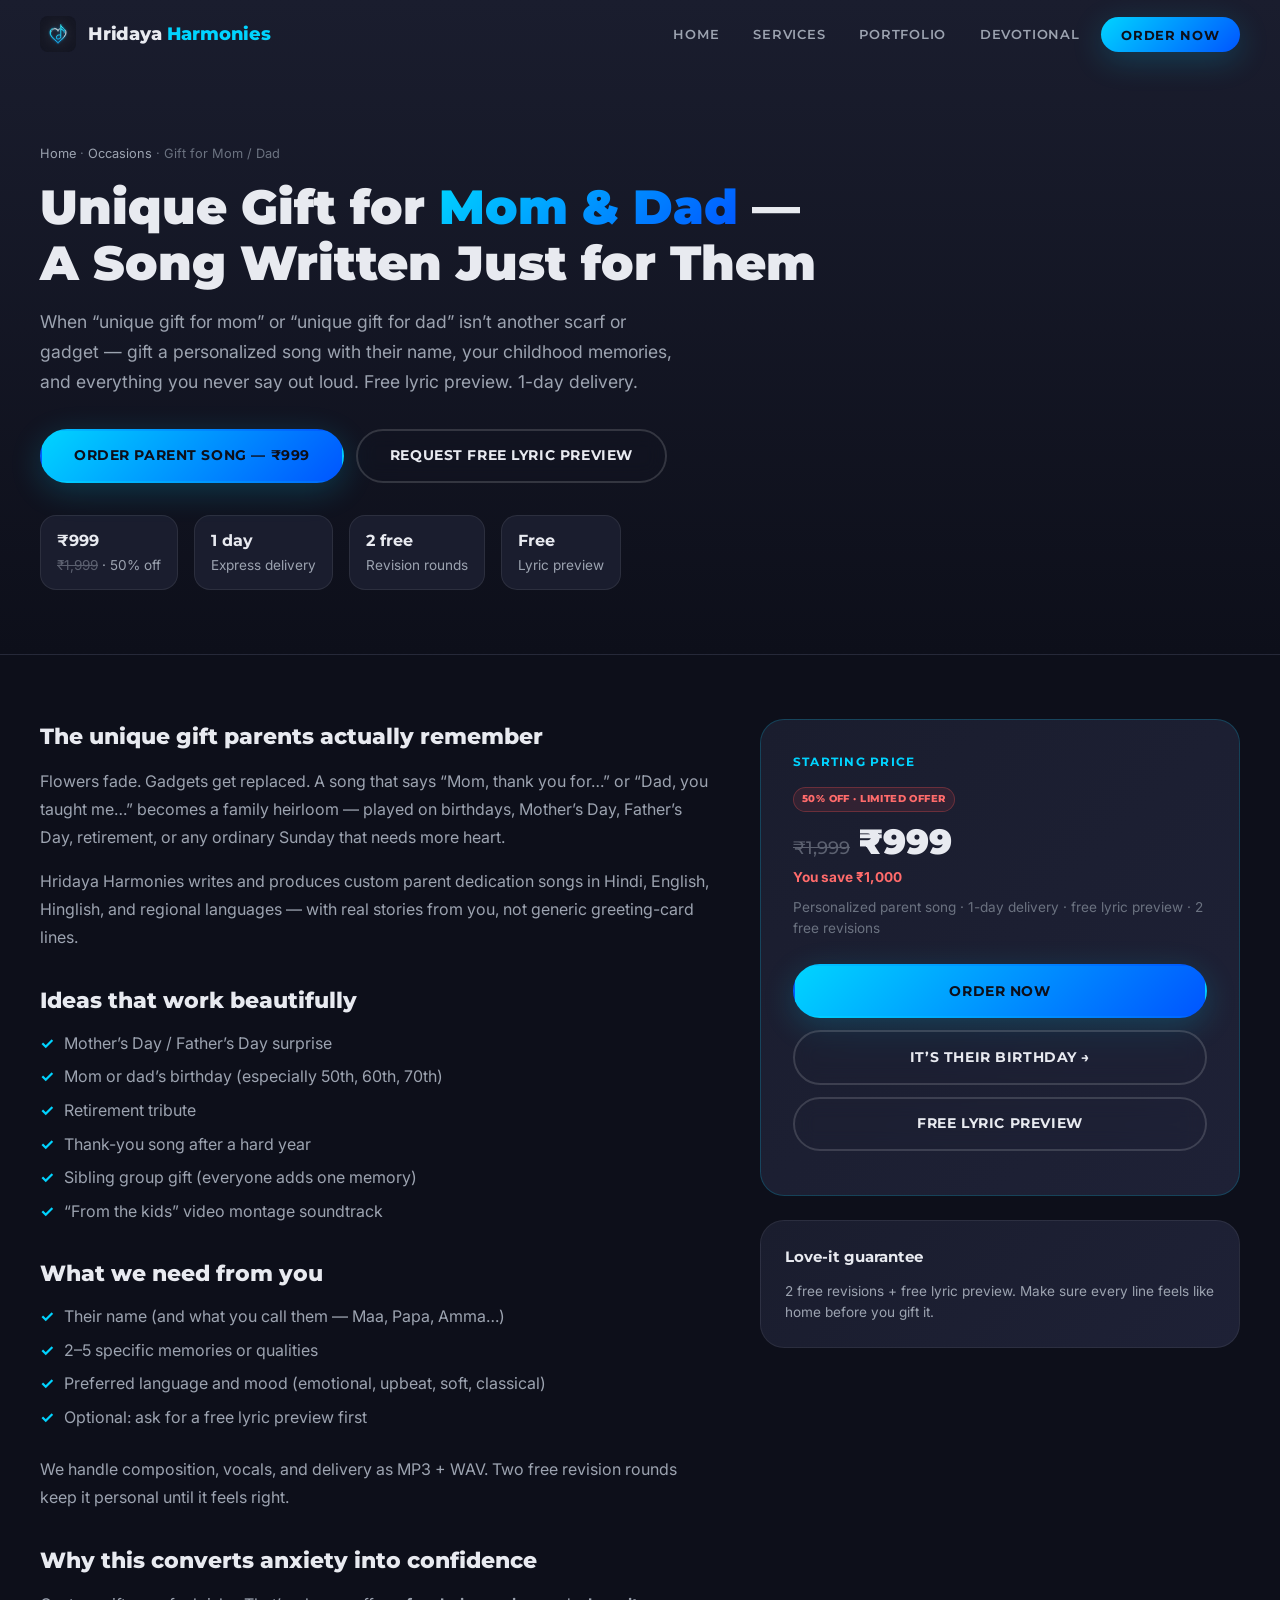
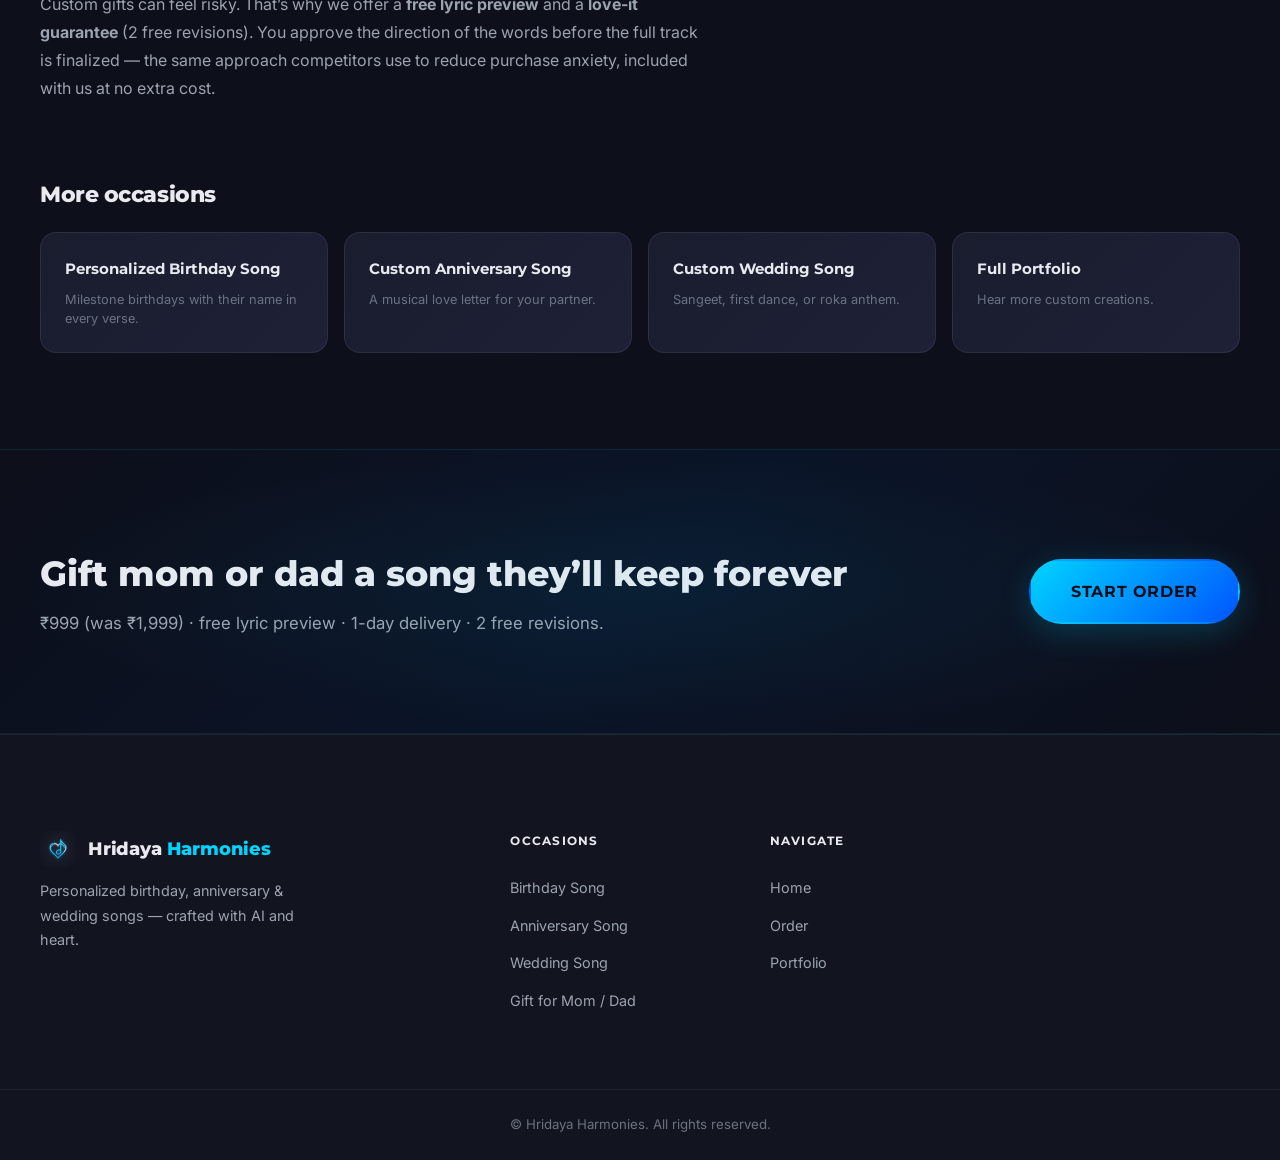
<file: occasions/gift-for-mom-dad/index.html>
<!DOCTYPE html>
<html lang="en">
<head>
  <meta charset="UTF-8" />
  <meta name="viewport" content="width=device-width, initial-scale=1.0" />
  <title>Unique Gift for Mom &amp; Dad | Personalized Parent Song — Hridaya Harmonies</title>
  <meta name="description" content="Looking for a unique gift for mom or dad? Order a personalized song with their name and family memories. From ₹999 (was ₹1,999). Free lyric preview, 1-day delivery, 2 free revisions." />
  <meta name="keywords" content="unique gift for mom, unique gift for dad, personalized song for mother, personalized song for father, custom parent song, mothers day song gift, fathers day song gift" />
  <meta property="og:title" content="Unique Gift for Mom &amp; Dad | Hridaya Harmonies" />
  <meta property="og:description" content="A personalized song for mom or dad — the unique gift they will cry happy tears over. From ₹999 limited offer, free lyric preview." />
  <meta property="og:type" content="website" />
  <link rel="icon" type="image/png" href="../../logo_hridaya.png" />
  <link rel="apple-touch-icon" href="../../logo_hridaya.png" />
  <link rel="preconnect" href="https://fonts.googleapis.com" />
  <link rel="preconnect" href="https://fonts.gstatic.com" crossorigin />
  <link href="https://fonts.googleapis.com/css2?family=Montserrat:wght@300;400;500;600;700;800;900&family=Inter:wght@300;400;500;600&display=swap" rel="stylesheet" />
  <link rel="stylesheet" href="../../style.css" />
</head>
<body>

  <nav class="navbar" id="navbar" role="navigation" aria-label="Main navigation">
    <div class="nav-inner container">
      <a href="../../index.html" class="nav-logo" aria-label="Hridaya Harmonies Home">
        <img src="../../logo_hridaya.png" alt="Hridaya Harmonies logo mark" class="nav-logo-img" />
        <span class="nav-logo-text">Hridaya<span class="accent"> Harmonies</span></span>
      </a>
      <button class="nav-toggle" id="navToggle" aria-label="Toggle mobile menu" aria-expanded="false">
        <span></span><span></span><span></span>
      </button>
      <ul class="nav-links" id="navLinks" role="list">
        <li><a href="../../index.html" class="nav-link">Home</a></li>
        <li><a href="../../services/index.html" class="nav-link">Services</a></li>
        <li><a href="../../portfolio/index.html" class="nav-link">Portfolio</a></li>
        <li><a href="../../devotional/index.html" class="nav-link">Devotional</a></li>
        <li><a href="../../order/index.html" class="nav-link nav-cta">Order Now</a></li>
      </ul>
    </div>
  </nav>

  <header class="occasion-hero">
    <div class="container">
      <p class="breadcrumb"><a href="../../index.html">Home</a> · <a href="../../index.html#occasions">Occasions</a> · Gift for Mom / Dad</p>
      <h1>Unique Gift for <span class="gradient-text">Mom &amp; Dad</span> — A Song Written Just for Them</h1>
      <p class="lead">When “unique gift for mom” or “unique gift for dad” isn’t another scarf or gadget — gift a personalized song with their name, your childhood memories, and everything you never say out loud. Free lyric preview. 1-day delivery.</p>
      <div class="occasion-hero-actions">
        <a href="../../order/index.html?service=other_personal" class="btn btn-primary">Order Parent Song — ₹999</a>
        <a href="../../order/index.html#quickConnect" class="btn btn-ghost">Request Free Lyric Preview</a>
      </div>
      <div class="occasion-meta">
        <div class="occasion-meta-item"><strong>₹999</strong> <span style="text-decoration:line-through;opacity:.5;">₹1,999</span> · 50% off</div>
        <div class="occasion-meta-item"><strong>1 day</strong> Express delivery</div>
        <div class="occasion-meta-item"><strong>2 free</strong> Revision rounds</div>
        <div class="occasion-meta-item"><strong>Free</strong> Lyric preview</div>
      </div>
    </div>
  </header>

  <section class="occasion-content">
    <div class="container occasion-grid">
      <div class="occasion-prose">
        <h2>The unique gift parents actually remember</h2>
        <p>Flowers fade. Gadgets get replaced. A song that says “Mom, thank you for…” or “Dad, you taught me…” becomes a family heirloom — played on birthdays, Mother’s Day, Father’s Day, retirement, or any ordinary Sunday that needs more heart.</p>
        <p>Hridaya Harmonies writes and produces custom parent dedication songs in Hindi, English, Hinglish, and regional languages — with real stories from you, not generic greeting-card lines.</p>

        <h2>Ideas that work beautifully</h2>
        <ul>
          <li>Mother’s Day / Father’s Day surprise</li>
          <li>Mom or dad’s birthday (especially 50th, 60th, 70th)</li>
          <li>Retirement tribute</li>
          <li>Thank-you song after a hard year</li>
          <li>Sibling group gift (everyone adds one memory)</li>
          <li>“From the kids” video montage soundtrack</li>
        </ul>

        <h2>What we need from you</h2>
        <ul>
          <li>Their name (and what you call them — Maa, Papa, Amma…)</li>
          <li>2–5 specific memories or qualities</li>
          <li>Preferred language and mood (emotional, upbeat, soft, classical)</li>
          <li>Optional: ask for a free lyric preview first</li>
        </ul>
        <p>We handle composition, vocals, and delivery as MP3 + WAV. Two free revision rounds keep it personal until it feels right.</p>

        <h2>Why this converts anxiety into confidence</h2>
        <p>Custom gifts can feel risky. That’s why we offer a <strong>free lyric preview</strong> and a <strong>love-it guarantee</strong> (2 free revisions). You approve the direction of the words before the full track is finalized — the same approach competitors use to reduce purchase anxiety, included with us at no extra cost.</p>
      </div>

      <aside class="occasion-sidebar">
        <div class="occasion-price-card">
          <h3>Starting price</h3>
          <span class="discount-chip">50% OFF · Limited Offer</span>
          <div class="price-main">
            <span class="price-was">₹1,999</span>₹999
          </div>
          <p class="price-save">You save ₹1,000</p>
          <p class="price-note">Personalized parent song · 1-day delivery · free lyric preview · 2 free revisions</p>
          <a href="../../order/index.html?service=other_personal" class="btn btn-primary">Order Now</a>
          <a href="../../order/index.html?service=birthday_song" class="btn btn-ghost" style="width:100%;justify-content:center;margin-bottom:var(--space-3);">It’s Their Birthday →</a>
          <a href="../../order/index.html#quickConnect" class="btn btn-ghost" style="width:100%;justify-content:center;">Free Lyric Preview</a>
        </div>
        <div class="sidebar-card" style="background:var(--grad-card);border:1px solid rgba(255,255,255,0.07);border-radius:var(--radius-lg);padding:var(--space-5);">
          <h3 style="font-family:Montserrat,sans-serif;font-size:0.95rem;margin-bottom:var(--space-3);">Love-it guarantee</h3>
          <p style="font-size:0.85rem;color:var(--text-secondary);line-height:1.55;">2 free revisions + free lyric preview. Make sure every line feels like home before you gift it.</p>
        </div>
      </aside>
    </div>
  </section>

  <section class="section" style="padding-top:0;">
    <div class="container">
      <h2 class="section-title" style="margin-bottom:var(--space-5);font-size:1.4rem;">More occasions</h2>
      <div class="occasions-nav-grid">
        <a href="../personalized-birthday-song/index.html" class="occasion-nav-card"><h3>Personalized Birthday Song</h3><p>Milestone birthdays with their name in every verse.</p></a>
        <a href="../custom-anniversary-song/index.html" class="occasion-nav-card"><h3>Custom Anniversary Song</h3><p>A musical love letter for your partner.</p></a>
        <a href="../custom-wedding-song/index.html" class="occasion-nav-card"><h3>Custom Wedding Song</h3><p>Sangeet, first dance, or roka anthem.</p></a>
        <a href="../../portfolio/index.html" class="occasion-nav-card"><h3>Full Portfolio</h3><p>Hear more custom creations.</p></a>
      </div>
    </div>
  </section>

  <section class="cta-band">
    <div class="container cta-inner">
      <div>
        <h2>Gift mom or dad a song they’ll keep forever</h2>
        <p>₹999 (was ₹1,999) · free lyric preview · 1-day delivery · 2 free revisions.</p>
      </div>
      <a href="../../order/index.html?service=other_personal" class="btn btn-primary btn-large">Start Order</a>
    </div>
  </section>

  <footer class="footer" role="contentinfo">
    <div class="container footer-inner">
      <div class="footer-brand">
        <a href="../../index.html" class="nav-logo">
          <img src="../../logo_hridaya.png" alt="" class="nav-logo-img" />
          <span class="nav-logo-text">Hridaya<span class="accent"> Harmonies</span></span>
        </a>
        <p class="footer-tagline">Personalized birthday, anniversary &amp; wedding songs — crafted with AI and heart.</p>
      </div>
      <div class="footer-nav-group">
        <h4>Occasions</h4>
        <ul>
          <li><a href="../personalized-birthday-song/index.html">Birthday Song</a></li>
          <li><a href="../custom-anniversary-song/index.html">Anniversary Song</a></li>
          <li><a href="../custom-wedding-song/index.html">Wedding Song</a></li>
          <li><a href="../gift-for-mom-dad/index.html">Gift for Mom / Dad</a></li>
        </ul>
      </div>
      <div class="footer-nav-group">
        <h4>Navigate</h4>
        <ul>
          <li><a href="../../index.html">Home</a></li>
          <li><a href="../../order/index.html">Order</a></li>
          <li><a href="../../portfolio/index.html">Portfolio</a></li>
        </ul>
      </div>
    </div>
    <div class="footer-bottom"><div class="container"><p>© <span id="footerYear"></span> Hridaya Harmonies. All rights reserved.</p></div></div>
  </footer>
  <script src="../../main.js"></script>
</body>
</html>
</file>
<file: style.css>
/* ═══════════════════════════════════════════════════════════
   HRIDAYA HARMONIES — MASTER STYLESHEET
   Design System: Slate Grey/White base · Electric Blue CTAs
   ═══════════════════════════════════════════════════════════ */

/* ── DESIGN TOKENS ─────────────────────────────────────── */
:root {
  /* Backgrounds */
  --bg-deep:      #0d0f1a;
  --bg-dark:      #12141f;
  --bg-card:      #1a1d2e;
  --bg-card-alt:  #1e2136;
  --bg-light:     #f5f5f8;
  --bg-white:     #ffffff;

  /* Text */
  --text-primary:   #e8eaf0;
  --text-secondary: #9ca3b0;
  --text-dark:      #0d0f1a;
  --text-muted:     #6b7280;

  /* Brand Colors */
  --electric-blue:  #00d4ff;
  --electric-blue2: #0099cc;
  --blue-glow:      rgba(0,212,255,0.15);
  --blue-glow2:     rgba(0,212,255,0.08);
  --silver:         #c8d0e0;
  --silver-light:   #e8ecf4;
  --gold:           #c9a84c;

  /* Gradients */
  --grad-primary:   linear-gradient(135deg, #00d4ff 0%, #0055ff 100%);
  --grad-hero:      linear-gradient(180deg, rgba(13,15,26,0) 0%, rgba(13,15,26,0.7) 60%, rgba(13,15,26,1) 100%);
  --grad-card:      linear-gradient(135deg, #1a1d2e 0%, #1e2136 100%);

  /* Layout */
  --container-max: 1280px;
  --gutter:        clamp(1.25rem, 5vw, 2.5rem);
  --radius-sm:     8px;
  --radius-md:     16px;
  --radius-lg:     24px;
  --radius-xl:     40px;

  /* Spacing scale */
  --space-1: 0.25rem;
  --space-2: 0.5rem;
  --space-3: 0.75rem;
  --space-4: 1rem;
  --space-5: 1.5rem;
  --space-6: 2rem;
  --space-8: 3rem;
  --space-10: 4rem;
  --space-16: 6rem;

  /* Transitions */
  --ease: cubic-bezier(0.4, 0, 0.2, 1);
  --ease-bounce: cubic-bezier(0.34, 1.56, 0.64, 1);
  --t-fast: 0.15s;
  --t-med:  0.3s;
  --t-slow: 0.6s;

  /* Shadows */
  --shadow-sm:   0 2px 8px rgba(0,0,0,0.3);
  --shadow-md:   0 8px 32px rgba(0,0,0,0.4);
  --shadow-lg:   0 20px 60px rgba(0,0,0,0.5);
  --shadow-blue: 0 8px 32px rgba(0,212,255,0.2);
  --shadow-blue-lg: 0 20px 60px rgba(0,212,255,0.15);
}

/* ── RESET & BASE ──────────────────────────────────────── */
*, *::before, *::after {
  box-sizing: border-box;
  margin: 0;
  padding: 0;
}
html {
  font-size: 16px;
  scroll-behavior: smooth;
  -webkit-text-size-adjust: 100%;
}
body {
  font-family: 'Inter', 'Montserrat', sans-serif;
  background-color: var(--bg-deep);
  color: var(--text-primary);
  line-height: 1.6;
  overflow-x: hidden;
}
img, video {
  display: block;
  max-width: 100%;
}
a {
  color: inherit;
  text-decoration: none;
  transition: color var(--t-fast) var(--ease);
}
ul, ol { list-style: none; }
button { cursor: pointer; border: none; background: none; font: inherit; }
input, select, textarea {
  font: inherit;
  outline: none;
}

/* ── UTILITIES ─────────────────────────────────────────── */
.container {
  max-width: var(--container-max);
  margin: 0 auto;
  padding: 0 var(--gutter);
}
.section {
  padding: var(--space-16) 0;
}
.hidden { display: none !important; }
.gradient-text {
  background: var(--grad-primary);
  -webkit-background-clip: text;
  -webkit-text-fill-color: transparent;
  background-clip: text;
}
.accent { color: var(--electric-blue); }

.section-header {
  text-align: center;
  max-width: 680px;
  margin: 0 auto var(--space-10);
}
.section-tag {
  display: inline-block;
  font-family: 'Montserrat', sans-serif;
  font-size: 0.72rem;
  font-weight: 700;
  letter-spacing: 0.2em;
  text-transform: uppercase;
  color: var(--electric-blue);
  background: var(--blue-glow2);
  border: 1px solid rgba(0,212,255,0.2);
  border-radius: 100px;
  padding: 0.35rem 1rem;
  margin-bottom: var(--space-4);
}
.section-title {
  font-family: 'Montserrat', sans-serif;
  font-size: clamp(1.8rem, 4vw, 2.8rem);
  font-weight: 800;
  line-height: 1.15;
  margin-bottom: var(--space-4);
  letter-spacing: -0.02em;
}
.section-subtitle {
  color: var(--text-secondary);
  font-size: 1.05rem;
  max-width: 560px;
  margin: 0 auto;
}

/* ── BUTTONS ───────────────────────────────────────────── */
.btn {
  display: inline-flex;
  align-items: center;
  gap: var(--space-2);
  font-family: 'Montserrat', sans-serif;
  font-size: 0.9rem;
  font-weight: 700;
  letter-spacing: 0.04em;
  text-transform: uppercase;
  padding: 0.85rem 2rem;
  border-radius: 100px;
  border: 2px solid transparent;
  transition: all var(--t-med) var(--ease);
  cursor: pointer;
  position: relative;
  overflow: hidden;
  white-space: nowrap;
}
.btn-icon { width: 1rem; height: 1rem; flex-shrink: 0; }
.btn-large { padding: 1.1rem 2.5rem; font-size: 1rem; }

.btn-primary {
  background: var(--grad-primary);
  color: var(--bg-deep);
  box-shadow: var(--shadow-blue);
}
.btn-primary:hover {
  transform: translateY(-2px) scale(1.02);
  box-shadow: var(--shadow-blue-lg);
  filter: brightness(1.1);
}
.btn-primary:active { transform: translateY(0) scale(0.98); }

.btn-ghost {
  background: transparent;
  color: var(--text-primary);
  border-color: rgba(255,255,255,0.15);
  backdrop-filter: blur(10px);
}
.btn-ghost:hover {
  border-color: var(--electric-blue);
  color: var(--electric-blue);
  background: var(--blue-glow2);
  transform: translateY(-2px);
}

.btn-outline {
  background: transparent;
  color: var(--electric-blue);
  border-color: var(--electric-blue);
}
.btn-outline:hover {
  background: var(--electric-blue);
  color: var(--bg-deep);
  box-shadow: var(--shadow-blue);
  transform: translateY(-2px);
}
.btn-outline-full {
  display: block;
  text-align: center;
  font-family: 'Montserrat', sans-serif;
  font-size: 0.88rem;
  font-weight: 700;
  letter-spacing: 0.05em;
  text-transform: uppercase;
  color: var(--electric-blue);
  border: 2px solid rgba(0,212,255,0.3);
  border-radius: 100px;
  padding: 0.85rem 1.5rem;
  margin-top: var(--space-4);
  transition: all var(--t-med) var(--ease);
  backdrop-filter: blur(10px);
}
.btn-outline-full:hover {
  background: var(--electric-blue);
  color: var(--bg-deep);
  border-color: var(--electric-blue);
  box-shadow: var(--shadow-blue);
}

/* ── NAVBAR ────────────────────────────────────────────── */
.navbar {
  position: fixed;
  top: 0;
  left: 0;
  right: 0;
  z-index: 1000;
  padding: var(--space-4) 0;
  transition: all var(--t-med) var(--ease);
}
.navbar.scrolled {
  background: rgba(13,15,26,0.9);
  backdrop-filter: blur(20px);
  -webkit-backdrop-filter: blur(20px);
  border-bottom: 1px solid rgba(255,255,255,0.06);
  padding: 0.75rem 0;
  box-shadow: var(--shadow-md);
}
.nav-inner {
  display: flex;
  align-items: center;
  justify-content: space-between;
  gap: var(--space-5);
}
.nav-logo {
  display: flex;
  align-items: center;
  gap: var(--space-3);
  flex-shrink: 0;
}
.nav-logo-img {
  width: 36px;
  height: 36px;
  object-fit: contain;
  border-radius: 8px;
}
.nav-logo-text {
  font-family: 'Montserrat', sans-serif;
  font-size: 1.15rem;
  font-weight: 800;
  letter-spacing: -0.01em;
  white-space: nowrap;
}
.nav-links {
  display: flex;
  align-items: center;
  gap: var(--space-2);
}
.nav-link {
  font-family: 'Montserrat', sans-serif;
  font-size: 0.82rem;
  font-weight: 600;
  letter-spacing: 0.06em;
  text-transform: uppercase;
  color: var(--text-secondary);
  padding: 0.5rem 0.8rem;
  border-radius: var(--radius-sm);
  transition: all var(--t-fast) var(--ease);
  position: relative;
}
.nav-link::after {
  content: '';
  position: absolute;
  bottom: 0;
  left: 50%;
  transform: translateX(-50%);
  width: 0;
  height: 2px;
  background: var(--electric-blue);
  border-radius: 2px;
  transition: width var(--t-med) var(--ease);
}
.nav-link:hover { color: var(--text-primary); }
.nav-link:hover::after, .nav-link.active::after { width: 60%; }
.nav-link.active { color: var(--text-primary); }
.nav-cta {
  background: var(--grad-primary) !important;
  color: var(--bg-deep) !important;
  padding: 0.6rem 1.3rem !important;
  border-radius: 100px !important;
  font-weight: 700 !important;
  letter-spacing: 0.05em !important;
  box-shadow: var(--shadow-blue) !important;
  transition: all var(--t-med) var(--ease) !important;
}
.nav-cta::after { display: none !important; }
.nav-cta:hover {
  transform: translateY(-2px) !important;
  box-shadow: var(--shadow-blue-lg) !important;
  filter: brightness(1.1);
}
.nav-toggle {
  display: none;
  flex-direction: column;
  gap: 5px;
  padding: 8px;
  z-index: 1001;
}
.nav-toggle span {
  display: block;
  width: 22px;
  height: 2px;
  background: var(--text-primary);
  border-radius: 2px;
  transition: all var(--t-med) var(--ease);
}
.nav-toggle.open span:nth-child(1) { transform: rotate(45deg) translate(5px, 5px); }
.nav-toggle.open span:nth-child(2) { opacity: 0; transform: scaleX(0); }
.nav-toggle.open span:nth-child(3) { transform: rotate(-45deg) translate(5px, -5px); }

/* ── HERO ──────────────────────────────────────────────── */
.hero {
  position: relative;
  min-height: 100vh;
  display: flex;
  align-items: center;
  overflow: hidden;
}
.hero-bg {
  position: absolute;
  inset: 0;
  background-size: cover;
  background-position: center;
  background-repeat: no-repeat;
  transform: scale(1.05);
  transition: transform 8s var(--ease);
  will-change: transform;
}
.hero-bg.loaded { transform: scale(1); }
.hero-overlay {
  position: absolute;
  inset: 0;
  background: var(--grad-hero);
}
.hero-content {
  position: relative;
  z-index: 2;
  padding-top: clamp(6rem, 15vh, 10rem);
  padding-bottom: clamp(4rem, 10vh, 6rem);
  max-width: 820px;
}
.hero-badge {
  display: inline-flex;
  align-items: center;
  gap: var(--space-2);
  font-size: 0.78rem;
  font-weight: 600;
  letter-spacing: 0.1em;
  text-transform: uppercase;
  color: var(--electric-blue);
  background: rgba(0,212,255,0.08);
  border: 1px solid rgba(0,212,255,0.25);
  border-radius: 100px;
  padding: 0.5rem 1.1rem;
  margin-bottom: var(--space-5);
  animation: fadeInUp 0.8s var(--ease) both;
}
.badge-dot {
  width: 6px;
  height: 6px;
  background: var(--electric-blue);
  border-radius: 50%;
  box-shadow: 0 0 8px var(--electric-blue);
  animation: pulse 2s infinite;
}
@keyframes pulse {
  0%, 100% { opacity: 1; box-shadow: 0 0 8px var(--electric-blue); }
  50% { opacity: 0.6; box-shadow: 0 0 20px var(--electric-blue); }
}
.hero-title {
  font-family: 'Montserrat', sans-serif;
  font-size: clamp(2.8rem, 7vw, 5.5rem);
  font-weight: 900;
  line-height: 1.05;
  letter-spacing: -0.03em;
  margin-bottom: var(--space-5);
  animation: fadeInUp 0.8s var(--ease) 0.15s both;
}
.hero-subtitle {
  font-size: clamp(1rem, 2vw, 1.2rem);
  color: var(--text-secondary);
  max-width: 540px;
  line-height: 1.7;
  margin-bottom: var(--space-8);
  animation: fadeInUp 0.8s var(--ease) 0.3s both;
}
.hero-actions {
  display: flex;
  align-items: center;
  gap: var(--space-4);
  flex-wrap: wrap;
  margin-bottom: var(--space-10);
  animation: fadeInUp 0.8s var(--ease) 0.45s both;
}
.hero-stats {
  display: flex;
  align-items: center;
  gap: var(--space-6);
  flex-wrap: wrap;
  animation: fadeInUp 0.8s var(--ease) 0.6s both;
}
.stat-item {
  display: flex;
  flex-direction: column;
}
.stat-number {
  font-family: 'Montserrat', sans-serif;
  font-size: 2.2rem;
  font-weight: 900;
  color: var(--electric-blue);
  line-height: 1;
}
.stat-suffix { font-size: 1.5rem; font-weight: 900; color: var(--electric-blue); }
.stat-label {
  font-size: 0.78rem;
  letter-spacing: 0.05em;
  color: var(--text-secondary);
  text-transform: uppercase;
  margin-top: 2px;
}
.stat-divider {
  width: 1px;
  height: 48px;
  background: rgba(255,255,255,0.1);
}
.hero-scroll-indicator {
  position: absolute;
  bottom: 2.5rem;
  left: 50%;
  transform: translateX(-50%);
  display: flex;
  flex-direction: column;
  align-items: center;
  gap: 8px;
  z-index: 2;
  opacity: 0.5;
  animation: fadeInUp 1s var(--ease) 1s both;
}
.hero-scroll-indicator span {
  font-size: 0.68rem;
  letter-spacing: 0.15em;
  text-transform: uppercase;
  color: var(--text-secondary);
}
.scroll-mouse {
  width: 22px;
  height: 34px;
  border: 2px solid rgba(255,255,255,0.3);
  border-radius: 11px;
  display: flex;
  justify-content: center;
  padding-top: 5px;
}
.scroll-wheel {
  width: 3px;
  height: 8px;
  background: var(--electric-blue);
  border-radius: 2px;
  animation: scrollWheel 1.8s infinite;
}
@keyframes scrollWheel {
  0%   { transform: translateY(0); opacity: 1; }
  100% { transform: translateY(12px); opacity: 0; }
}

/* ── SERVICES PREVIEW ──────────────────────────────────── */
.services-preview { background: var(--bg-dark); }
.services-grid {
  display: grid;
  grid-template-columns: repeat(3, 1fr);
  gap: var(--space-5);
  align-items: stretch;
}
@media (max-width: 900px) { .services-grid { grid-template-columns: 1fr; } }

.service-card {
  position: relative;
  background: var(--grad-card);
  border: 1px solid rgba(255,255,255,0.07);
  border-radius: var(--radius-lg);
  padding: var(--space-8) var(--space-6);
  transition: all var(--t-med) var(--ease);
  display: flex;
  flex-direction: column;
  gap: var(--space-4);
  overflow: hidden;
}
.service-card::before {
  content: '';
  position: absolute;
  inset: 0;
  background: radial-gradient(circle at 50% 0%, rgba(0,212,255,0.06), transparent 70%);
  pointer-events: none;
  opacity: 0;
  transition: opacity var(--t-med) var(--ease);
}
.service-card:hover::before { opacity: 1; }
.service-card:hover {
  border-color: rgba(0,212,255,0.25);
  transform: translateY(-6px);
  box-shadow: var(--shadow-blue);
}
.service-card--featured {
  border-color: rgba(0,212,255,0.3);
  background: linear-gradient(135deg, #1a1d2e 0%, #151830 50%, #0d0f1a 100%);
}
.service-card--featured::before { opacity: 1; }
.featured-badge {
  position: absolute;
  top: 1.2rem;
  right: 1.2rem;
  font-size: 0.68rem;
  font-weight: 700;
  letter-spacing: 0.1em;
  text-transform: uppercase;
  color: var(--bg-deep);
  background: var(--grad-primary);
  padding: 0.3rem 0.8rem;
  border-radius: 100px;
  box-shadow: var(--shadow-blue);
}
.service-card-icon {
  width: 56px;
  height: 56px;
  background: var(--blue-glow2);
  border: 1px solid rgba(0,212,255,0.2);
  border-radius: var(--radius-md);
  display: flex;
  align-items: center;
  justify-content: center;
  flex-shrink: 0;
}
.service-card-icon svg {
  width: 28px;
  height: 28px;
  color: var(--electric-blue);
  stroke: var(--electric-blue);
}
.service-card-title {
  font-family: 'Montserrat', sans-serif;
  font-size: 1.3rem;
  font-weight: 800;
}
.service-card-desc { color: var(--text-secondary); font-size: 0.93rem; line-height: 1.7; flex-grow: 1; }
.service-card-list {
  display: flex;
  flex-direction: column;
  gap: var(--space-2);
}
.service-card-list li {
  font-size: 0.85rem;
  color: var(--text-secondary);
  padding-left: 1rem;
  position: relative;
}
.service-card-list li::before {
  content: '→';
  position: absolute;
  left: 0;
  color: var(--electric-blue);
  font-size: 0.75rem;
}
.service-card-link {
  font-family: 'Montserrat', sans-serif;
  font-size: 0.82rem;
  font-weight: 700;
  letter-spacing: 0.05em;
  color: var(--electric-blue);
  text-transform: uppercase;
  transition: gap var(--t-fast) var(--ease), letter-spacing var(--t-fast) var(--ease);
}
.service-card-link:hover { letter-spacing: 0.1em; }

/* ── PROCESS ───────────────────────────────────────────── */
.process-section { background: var(--bg-deep); }
.process-grid {
  display: flex;
  align-items: flex-start;
  gap: 0;
}
.process-step {
  flex: 1;
  text-align: center;
  padding: var(--space-6) var(--space-4);
  position: relative;
  transition: transform var(--t-med) var(--ease);
}
.process-step:hover { transform: translateY(-4px); }
.step-number {
  font-family: 'Montserrat', sans-serif;
  font-size: 3rem;
  font-weight: 900;
  color: transparent;
  -webkit-text-stroke: 1px rgba(0,212,255,0.3);
  line-height: 1;
  margin-bottom: var(--space-4);
  transition: -webkit-text-stroke var(--t-med) var(--ease);
}
.process-step:hover .step-number { -webkit-text-stroke-color: var(--electric-blue); }
.step-content h3 {
  font-family: 'Montserrat', sans-serif;
  font-size: 1.1rem;
  font-weight: 700;
  margin-bottom: var(--space-3);
}
.step-content p { color: var(--text-secondary); font-size: 0.9rem; line-height: 1.7; }
.process-connector {
  width: 60px;
  height: 1px;
  background: linear-gradient(90deg, rgba(0,212,255,0.4), rgba(0,212,255,0.1));
  align-self: center;
  margin-top: -2rem;
  flex-shrink: 0;
}
@media (max-width: 768px) {
  .process-grid { flex-direction: column; align-items: center; gap: 0; }
  .process-connector { width: 1px; height: 40px; background: linear-gradient(180deg, rgba(0,212,255,0.4), rgba(0,212,255,0.1)); margin: 0; }
}

/* ── FEATURED WORK ─────────────────────────────────────── */
.featured-section { background: var(--bg-dark); }
.featured-grid {
  display: grid;
  grid-template-columns: 300px 1fr 300px;
  gap: var(--space-5);
  align-items: start;
}
@media (max-width: 1100px) { .featured-grid { grid-template-columns: 260px 1fr; } }
@media (max-width: 960px)  { .featured-grid { grid-template-columns: 1fr; } }

.featured-video-card {
  background: var(--bg-card);
  border: 1px solid rgba(255,255,255,0.07);
  border-radius: var(--radius-lg);
  overflow: hidden;
  transition: box-shadow var(--t-med) var(--ease);
}
.featured-video-card:hover { box-shadow: var(--shadow-blue); }
/* ── Portrait (9:16) video wrapper — for Reels ─── */
.video-wrapper {
  position: relative;
  aspect-ratio: 9/16;
  background: #000;
  overflow: hidden;
  border-radius: var(--radius-lg) var(--radius-lg) 0 0;
  max-height: 70vh;          /* prevent giant portrait on large screens */
}
.video-wrapper video {
  width: 100%;
  height: 100%;
  object-fit: contain;       /* show full 9:16 without cropping */
  background: #000;
}
/* Landscape override — only for lightbox */
.video-wrapper.landscape {
  aspect-ratio: 16/9;
  max-height: none;
  border-radius: 0;
}
.video-wrapper.landscape video { object-fit: cover; }
.video-overlay {
  position: absolute;
  inset: 0;
  background: rgba(0,0,0,0.45);
  display: flex;
  align-items: center;
  justify-content: center;
  transition: opacity var(--t-med) var(--ease);
  cursor: pointer;
}
.video-overlay.hidden { opacity: 0; pointer-events: none; }
.play-btn {
  width: 72px;
  height: 72px;
  background: var(--grad-primary);
  border-radius: 50%;
  display: flex;
  align-items: center;
  justify-content: center;
  box-shadow: 0 0 0 0 rgba(0,212,255,0.4);
  animation: playPulse 2s infinite;
  transition: transform var(--t-fast) var(--ease);
}
.play-btn:hover { transform: scale(1.1); }
.play-btn svg { width: 28px; height: 28px; color: var(--bg-deep); margin-left: 4px; }
@keyframes playPulse {
  0%   { box-shadow: 0 0 0 0 rgba(0,212,255,0.4); }
  70%  { box-shadow: 0 0 0 20px rgba(0,212,255,0); }
  100% { box-shadow: 0 0 0 0 rgba(0,212,255,0); }
}

/* Custom Video Controls */
.video-controls {
  position: absolute;
  bottom: 0;
  left: 0;
  right: 0;
  display: flex;
  align-items: center;
  gap: 10px;
  padding: 10px 14px;
  background: linear-gradient(0deg, rgba(0,0,0,0.8) 0%, transparent 100%);
  opacity: 0;
  transition: opacity var(--t-med) var(--ease);
}
.video-wrapper:hover .video-controls,
.video-wrapper:focus-within .video-controls { opacity: 1; }
.vc-btn {
  width: 32px;
  height: 32px;
  display: flex;
  align-items: center;
  justify-content: center;
  color: var(--text-primary);
  flex-shrink: 0;
  border-radius: 6px;
  transition: color var(--t-fast) var(--ease), background var(--t-fast) var(--ease);
}
.vc-btn:hover { color: var(--electric-blue); background: rgba(255,255,255,0.08); }
.vc-btn svg { width: 16px; height: 16px; }
.vc-progress-wrap {
  flex: 1;
  height: 4px;
  background: rgba(255,255,255,0.2);
  border-radius: 4px;
  cursor: pointer;
  position: relative;
  overflow: hidden;
}
.vc-progress-bar {
  height: 100%;
  background: var(--grad-primary);
  border-radius: 4px;
  width: 0%;
  transition: width 0.1s linear;
  pointer-events: none;
}
.vc-time {
  font-size: 0.72rem;
  color: var(--text-secondary);
  font-family: 'Montserrat', sans-serif;
  white-space: nowrap;
}
.video-info {
  padding: var(--space-5) var(--space-6);
  display: flex;
  flex-direction: column;
  gap: var(--space-2);
}
.video-info h3 {
  font-family: 'Montserrat', sans-serif;
  font-size: 1.2rem;
  font-weight: 700;
}
.video-info p { color: var(--text-secondary); font-size: 0.9rem; }
.video-tag {
  font-size: 0.68rem;
  font-weight: 700;
  letter-spacing: 0.12em;
  text-transform: uppercase;
  color: var(--electric-blue);
  background: var(--blue-glow2);
  border: 1px solid rgba(0,212,255,0.2);
  border-radius: 100px;
  padding: 0.2rem 0.7rem;
  align-self: flex-start;
}

/* Reel Cards */
.featured-reel {
  display: flex;
  flex-direction: column;
  gap: var(--space-4);
}
.reel-card {
  display: flex;
  gap: var(--space-3);
  align-items: center;
  background: var(--bg-card);
  border: 1px solid rgba(255,255,255,0.07);
  border-radius: var(--radius-md);
  overflow: hidden;
  cursor: pointer;
  transition: all var(--t-med) var(--ease);
}
.reel-card:hover { border-color: rgba(0,212,255,0.3); transform: translateX(4px); box-shadow: var(--shadow-blue); }
.reel-card.active { border-color: var(--electric-blue); background: var(--bg-card-alt); }
.reel-thumb {
  width: 100px;
  height: 72px;
  flex-shrink: 0;
  background-size: cover;
  background-position: center;
  position: relative;
  display: flex;
  align-items: center;
  justify-content: center;
}
.reel-play {
  width: 32px;
  height: 32px;
  background: rgba(0,212,255,0.85);
  border-radius: 50%;
  display: flex;
  align-items: center;
  justify-content: center;
}
.reel-play svg { width: 12px; height: 12px; color: var(--bg-deep); margin-left: 2px; }
.reel-info { padding: var(--space-3) var(--space-4) var(--space-3) 0; flex: 1; }
.reel-info h4 { font-family: 'Montserrat', sans-serif; font-size: 0.9rem; font-weight: 700; }

/* ── TESTIMONIALS ──────────────────────────────────────── */
.testimonials-section { background: var(--bg-deep); }
.testimonials-carousel {
  display: grid;
  grid-template-columns: repeat(3, 1fr);
  gap: var(--space-5);
  margin-bottom: var(--space-6);
}
@media (max-width: 900px) { .testimonials-carousel { grid-template-columns: 1fr; } }
.testimonial-card {
  background: var(--grad-card);
  border: 1px solid rgba(255,255,255,0.07);
  border-radius: var(--radius-lg);
  padding: var(--space-8) var(--space-6);
  position: relative;
  transition: all var(--t-med) var(--ease);
}
.testimonial-card:hover { border-color: rgba(0,212,255,0.2); transform: translateY(-4px); box-shadow: var(--shadow-blue); }
.testimonial-quote {
  font-family: 'Montserrat', sans-serif;
  font-size: 5rem;
  font-weight: 900;
  color: rgba(0,212,255,0.15);
  line-height: 0.8;
  margin-bottom: var(--space-4);
  user-select: none;
}
.testimonial-text { color: var(--text-secondary); line-height: 1.7; font-size: 0.95rem; margin-bottom: var(--space-5); font-style: italic; }
.testimonial-author {
  display: flex;
  align-items: center;
  gap: var(--space-3);
}
.author-avatar {
  width: 44px;
  height: 44px;
  background: var(--grad-primary);
  border-radius: 50%;
  display: flex;
  align-items: center;
  justify-content: center;
  font-family: 'Montserrat', sans-serif;
  font-weight: 800;
  font-size: 1rem;
  color: var(--bg-deep);
  flex-shrink: 0;
}
.testimonial-author strong { display: block; font-family: 'Montserrat', sans-serif; font-size: 0.9rem; font-weight: 700; }
.testimonial-author span { font-size: 0.8rem; color: var(--text-muted); }
.carousel-nav {
  display: flex;
  justify-content: center;
  gap: var(--space-2);
}
.carousel-dot {
  width: 8px;
  height: 8px;
  border-radius: 50%;
  background: rgba(255,255,255,0.2);
  transition: all var(--t-med) var(--ease);
}
.carousel-dot.active { background: var(--electric-blue); width: 24px; border-radius: 4px; }

/* ── CTA BAND ──────────────────────────────────────────── */
.cta-band {
  background: linear-gradient(135deg, #0d0f1a 0%, #0a1428 50%, #0d0f1a 100%);
  border-top: 1px solid rgba(0,212,255,0.1);
  border-bottom: 1px solid rgba(0,212,255,0.1);
  padding: var(--space-16) 0;
  position: relative;
  overflow: hidden;
}
.cta-band::before {
  content: '';
  position: absolute;
  inset: 0;
  background: radial-gradient(ellipse at 50% 50%, rgba(0,212,255,0.06) 0%, transparent 70%);
  pointer-events: none;
}
.cta-inner {
  display: flex;
  align-items: center;
  justify-content: space-between;
  gap: var(--space-8);
  flex-wrap: wrap;
}
.cta-inner h2 { font-family: 'Montserrat', sans-serif; font-size: clamp(1.5rem, 3vw, 2.2rem); font-weight: 800; }
.cta-inner p { color: var(--text-secondary); margin-top: var(--space-2); font-size: 1.05rem; }

/* ── FOOTER ────────────────────────────────────────────── */
.footer {
  background: var(--bg-dark);
  border-top: 1px solid rgba(255,255,255,0.07);
  padding-top: var(--space-16);
}
.footer-inner {
  display: grid;
  grid-template-columns: 2fr 1fr 1fr 1fr;
  gap: var(--space-8);
}
@media (max-width: 900px) { .footer-inner { grid-template-columns: 1fr 1fr; } }
@media (max-width: 600px) { .footer-inner { grid-template-columns: 1fr; } }
.footer-tagline { color: var(--text-secondary); font-size: 0.9rem; line-height: 1.7; margin-top: var(--space-3); max-width: 280px; }
.footer-social { display: flex; gap: var(--space-3); margin-top: var(--space-5); }
.social-link {
  width: 40px;
  height: 40px;
  background: rgba(255,255,255,0.06);
  border: 1px solid rgba(255,255,255,0.1);
  border-radius: var(--radius-sm);
  display: flex;
  align-items: center;
  justify-content: center;
  color: var(--text-secondary);
  transition: all var(--t-fast) var(--ease);
}
.social-link:hover { background: var(--electric-blue); color: var(--bg-deep); border-color: var(--electric-blue); transform: translateY(-2px); }
.social-link svg { width: 18px; height: 18px; }
.footer-nav-group h4 {
  font-family: 'Montserrat', sans-serif;
  font-size: 0.78rem;
  font-weight: 700;
  letter-spacing: 0.1em;
  text-transform: uppercase;
  color: var(--text-primary);
  margin-bottom: var(--space-5);
}
.footer-nav-group li { margin-bottom: var(--space-3); }
.footer-nav-group a {
  color: var(--text-secondary);
  font-size: 0.9rem;
  transition: color var(--t-fast) var(--ease);
}
.footer-nav-group a:hover { color: var(--electric-blue); }
.footer-bottom {
  margin-top: var(--space-10);
  border-top: 1px solid rgba(255,255,255,0.06);
  padding: var(--space-5) 0;
  text-align: center;
}
.footer-bottom p { color: var(--text-muted); font-size: 0.83rem; }

/* ─── PAGE HEADER (inner pages) ─────────────────────────── */
.page-header {
  padding: calc(var(--space-16) + 80px) 0 var(--space-16);
  background: var(--bg-dark);
  border-bottom: 1px solid rgba(255,255,255,0.06);
  text-align: center;
}
.page-header h1 { font-family: 'Montserrat', sans-serif; font-size: clamp(2rem, 5vw, 3.5rem); font-weight: 900; margin-bottom: var(--space-4); letter-spacing: -0.02em; }
.page-header p { color: var(--text-secondary); font-size: 1.05rem; max-width: 560px; margin: 0 auto; }

/* ── ORDER PAGE ────────────────────────────────────────── */
.order-section { background: var(--bg-deep); }
.order-layout {
  display: grid;
  grid-template-columns: 1fr 380px;
  gap: var(--space-10);
  align-items: start;
}
@media (max-width: 960px) { .order-layout { display: flex; flex-direction: column-reverse; } }
.order-form-wrap {
  background: var(--grad-card);
  border: 1px solid rgba(255,255,255,0.07);
  border-radius: var(--radius-lg);
  padding: var(--space-10) clamp(var(--space-5), 5%, var(--space-10));
}
.order-form-title {
  font-family: 'Montserrat', sans-serif;
  font-size: 1.6rem;
  font-weight: 800;
  margin-bottom: var(--space-2);
}
.order-form-subtitle { color: var(--text-secondary); font-size: 0.95rem; margin-bottom: var(--space-8); }

/* Form grid */
.form-grid {
  display: grid;
  grid-template-columns: 1fr 1fr;
  gap: var(--space-4) var(--space-5);
}
.form-group { display: flex; flex-direction: column; gap: var(--space-2); }
.form-group.full-col { grid-column: 1 / -1; }
.form-label {
  font-family: 'Montserrat', sans-serif;
  font-size: 0.78rem;
  font-weight: 700;
  letter-spacing: 0.07em;
  text-transform: uppercase;
  color: var(--text-secondary);
}
.form-label .required-star { color: var(--electric-blue); margin-left: 2px; }
.form-input, .form-select, .form-textarea {
  background: rgba(255,255,255,0.04);
  border: 1px solid rgba(255,255,255,0.1);
  border-radius: var(--radius-md);
  padding: 0.9rem 1.1rem;
  color: var(--text-primary);
  font-size: 0.95rem;
  transition: all var(--t-fast) var(--ease);
  width: 100%;
}
.form-input:hover, .form-select:hover, .form-textarea:hover { border-color: rgba(0,212,255,0.3); }
.form-input:focus, .form-select:focus, .form-textarea:focus {
  border-color: var(--electric-blue);
  background: rgba(0,212,255,0.05);
  box-shadow: 0 0 0 3px rgba(0,212,255,0.1);
}
.form-input::placeholder, .form-textarea::placeholder { color: rgba(255,255,255,0.25); }
.form-select { appearance: none; background-image: url("data:image/svg+xml,%3Csvg xmlns='http://www.w3.org/2000/svg' viewBox='0 0 24 24' fill='none' stroke='%239ca3b0' stroke-width='2'%3E%3Cpath d='M6 9l6 6 6-6'/%3E%3C/svg%3E"); background-repeat: no-repeat; background-position: right 1rem center; background-size: 1rem; padding-right: 2.5rem; }
.form-select option { background: var(--bg-card); color: var(--text-primary); }
.form-textarea { resize: vertical; min-height: 120px; }
.form-char-count { font-size: 0.75rem; color: var(--text-muted); text-align: right; margin-top: -var(--space-1); }

/* File Upload */
.file-upload-label {
  display: flex;
  flex-direction: column;
  align-items: center;
  gap: var(--space-3);
  padding: var(--space-8) var(--space-5);
  border: 2px dashed rgba(0,212,255,0.3);
  border-radius: var(--radius-md);
  cursor: pointer;
  transition: all var(--t-med) var(--ease);
  text-align: center;
  background: rgba(0,212,255,0.02);
}
.file-upload-label:hover { border-color: var(--electric-blue); background: var(--blue-glow2); }
.file-upload-label svg { width: 32px; height: 32px; color: var(--electric-blue); }
.file-upload-label span { font-size: 0.88rem; color: var(--text-secondary); }
.file-upload-label strong { color: var(--electric-blue); }
#fileInput { display: none; }
#fileList { margin-top: var(--space-2); font-size: 0.82rem; color: var(--text-secondary); }

/* Submit */
.form-submit-row { grid-column: 1/-1; display: flex; align-items: center; justify-content: space-between; gap: var(--space-4); flex-wrap: wrap; }
.form-disclaimer { font-size: 0.78rem; color: var(--text-muted); max-width: 260px; }
.btn-submit {
  background: var(--grad-primary);
  color: var(--bg-deep);
  font-family: 'Montserrat', sans-serif;
  font-size: 0.9rem;
  font-weight: 700;
  letter-spacing: 0.05em;
  text-transform: uppercase;
  padding: 1rem 2.5rem;
  border-radius: 100px;
  border: none;
  cursor: pointer;
  box-shadow: var(--shadow-blue);
  transition: all var(--t-med) var(--ease);
  display: flex;
  align-items: center;
  gap: var(--space-2);
  position: relative;
  overflow: hidden;
}
.btn-submit:hover { transform: translateY(-2px); box-shadow: var(--shadow-blue-lg); filter: brightness(1.1); }
.btn-submit:active { transform: translateY(0) scale(0.98); }
.btn-submit.loading { pointer-events: none; opacity: 0.8; }
.btn-submit svg { width: 18px; height: 18px; }
.spinner { display: none; width: 18px; height: 18px; border: 2px solid rgba(0,0,0,0.2); border-top-color: var(--bg-deep); border-radius: 50%; animation: spin 0.8s linear infinite; }
.btn-submit.loading .spinner { display: block; }
.btn-submit.loading .btn-text { display: none; }
@keyframes spin { to { transform: rotate(360deg); } }

/* Form alerts */
.form-alert {
  display: none;
  padding: var(--space-4) var(--space-5);
  border-radius: var(--radius-md);
  font-size: 0.9rem;
  margin-top: var(--space-4);
  grid-column: 1/-1;
  align-items: center;
  gap: var(--space-3);
}
.form-alert.show { display: flex; }
.form-alert.success { background: rgba(0,212,100,0.1); border: 1px solid rgba(0,212,100,0.3); color: #00d464; }
.form-alert.error { background: rgba(255,80,80,0.1); border: 1px solid rgba(255,80,80,0.3); color: #ff5050; }
.form-alert svg { width: 20px; height: 20px; flex-shrink: 0; }

/* Order Sidebar */
.order-sidebar { display: flex; flex-direction: column; gap: var(--space-5); }
.sidebar-card {
  background: var(--grad-card);
  border: 1px solid rgba(255,255,255,0.07);
  border-radius: var(--radius-lg);
  padding: var(--space-6);
}
.sidebar-card h3 { font-family: 'Montserrat', sans-serif; font-size: 1.05rem; font-weight: 700; margin-bottom: var(--space-4); }
.pricing-table { display: flex; flex-direction: column; gap: var(--space-3); }
.price-offer-badge {
  font-size: 0.68rem;
  background: rgba(255, 80, 80, 0.12);
  color: #ff6b6b;
  border: 1px solid rgba(255, 80, 80, 0.35);
  border-radius: 100px;
  padding: 2px 8px;
  font-weight: 700;
  margin-left: 8px;
  vertical-align: middle;
  letter-spacing: 0.05em;
  text-transform: uppercase;
}
.price-offer-sub {
  font-size: 0.78rem;
  color: var(--text-muted);
  margin: -4px 0 var(--space-4);
  line-height: 1.4;
}
.price-was {
  text-decoration: line-through;
  opacity: 0.5;
  font-size: 0.82em;
  margin-right: 6px;
  font-weight: 500;
  color: var(--text-secondary);
}
.price-now {
  font-weight: 800;
  color: var(--electric-blue);
}
.price-meta-row {
  display: flex;
  justify-content: space-between;
  align-items: center;
  width: 100%;
  gap: 8px;
  flex-wrap: wrap;
}
.discount-chip {
  font-size: 0.65rem;
  font-weight: 800;
  font-family: 'Montserrat', sans-serif;
  letter-spacing: 0.04em;
  text-transform: uppercase;
  color: #ff6b6b;
  background: rgba(255, 80, 80, 0.1);
  border: 1px solid rgba(255, 80, 80, 0.28);
  border-radius: 100px;
  padding: 3px 8px;
  white-space: nowrap;
}
.occasion-price-card .discount-chip {
  display: inline-block;
  margin-bottom: var(--space-3);
}
.occasion-price-card .price-save {
  font-size: 0.85rem;
  color: #ff6b6b;
  font-weight: 700;
  margin-bottom: var(--space-2);
}
.pricing-row {
  display: flex;
  justify-content: space-between;
  align-items: center;
  padding: var(--space-3) 0;
  border-bottom: 1px solid rgba(255,255,255,0.06);
}
.pricing-row:last-child { border: none; }
.pricing-row .label { font-size: 0.88rem; color: var(--text-secondary); }
.pricing-row .price { font-family: 'Montserrat', sans-serif; font-weight: 700; font-size: 0.95rem; color: var(--electric-blue); }
.faq-item { margin-bottom: var(--space-4); }
.faq-item summary {
  cursor: pointer;
  font-size: 0.88rem;
  font-weight: 600;
  color: var(--text-primary);
  list-style: none;
  display: flex;
  justify-content: space-between;
  align-items: center;
  gap: var(--space-2);
}
.faq-item summary::after { content: '+'; color: var(--electric-blue); font-size: 1.2rem; flex-shrink: 0; transition: transform var(--t-fast) var(--ease); }
.faq-item[open] summary::after { content: '−'; }
.faq-item p { font-size: 0.85rem; color: var(--text-secondary); line-height: 1.7; margin-top: var(--space-3); padding-top: var(--space-3); border-top: 1px solid rgba(255,255,255,0.06); }
.trust-badges { display: flex; flex-direction: column; gap: var(--space-3); }
.trust-badge { display: flex; align-items: center; gap: var(--space-3); }
.trust-badge svg { width: 20px; height: 20px; color: var(--electric-blue); flex-shrink: 0; }
.trust-badge span { font-size: 0.85rem; color: var(--text-secondary); }

/* ── PORTFOLIO PAGE ────────────────────────────────────── */
.portfolio-section { background: var(--bg-deep); }
.portfolio-tabs {
  display: flex;
  justify-content: center;
  gap: var(--space-2);
  margin-bottom: var(--space-10);
  flex-wrap: wrap;
}
.portfolio-tab {
  font-family: 'Montserrat', sans-serif;
  font-size: 0.82rem;
  font-weight: 700;
  letter-spacing: 0.06em;
  text-transform: uppercase;
  padding: 0.65rem 1.5rem;
  border-radius: 100px;
  border: 1px solid rgba(255,255,255,0.12);
  color: var(--text-secondary);
  transition: all var(--t-med) var(--ease);
  cursor: pointer;
  background: transparent;
}
.portfolio-tab:hover { color: var(--text-primary); border-color: rgba(0,212,255,0.3); }
.portfolio-tab.active { background: var(--grad-primary); color: var(--bg-deep); border-color: transparent; box-shadow: var(--shadow-blue); }
.portfolio-grid {
  display: grid;
  grid-template-columns: repeat(auto-fill, minmax(320px, 1fr));
  gap: var(--space-5);
}
.portfolio-item {
  background: var(--bg-card);
  border: 1px solid rgba(255,255,255,0.07);
  border-radius: var(--radius-lg);
  overflow: hidden;
  transition: all var(--t-med) var(--ease);
  cursor: pointer;
}
.portfolio-item:hover { transform: translateY(-6px); box-shadow: var(--shadow-blue); border-color: rgba(0,212,255,0.25); }
.portfolio-item[data-hide="true"] { display: none; }
.portfolio-thumb {
  aspect-ratio: 9/16;
  background-size: cover;
  background-position: center;
  position: relative;
  overflow: hidden;
  background-color: #000;
}
.portfolio-thumb video {
  width: 100%;
  height: 100%;
  object-fit: contain;   /* show full 9:16 reel without cropping */
  background: #000;
}
.portfolio-thumb-overlay {
  position: absolute;
  inset: 0;
  background: rgba(0,0,0,0.5);
  display: flex;
  align-items: center;
  justify-content: center;
  opacity: 0;
  transition: opacity var(--t-med) var(--ease);
}
.portfolio-item:hover .portfolio-thumb-overlay { opacity: 1; }
.portfolio-thumb-btn {
  width: 60px;
  height: 60px;
  background: var(--grad-primary);
  border-radius: 50%;
  display: flex;
  align-items: center;
  justify-content: center;
  box-shadow: var(--shadow-blue);
  transition: transform var(--t-fast) var(--ease);
}
.portfolio-thumb-btn:hover { transform: scale(1.1); }
.portfolio-thumb-btn svg { width: 22px; height: 22px; color: var(--bg-deep); margin-left: 3px; }
.portfolio-item-info { padding: var(--space-5) var(--space-5); }
.portfolio-item-info h3 { font-family: 'Montserrat', sans-serif; font-size: 1.05rem; font-weight: 700; margin-bottom: var(--space-2); }
.portfolio-item-info p { color: var(--text-secondary); font-size: 0.88rem; }

/* Video Lightbox */
.lightbox {
  display: none;
  position: fixed;
  inset: 0;
  z-index: 2000;
  background: rgba(0,0,0,0.92);
  align-items: center;
  justify-content: center;
  padding: var(--space-5);
  backdrop-filter: blur(10px);
}
.lightbox.open { display: flex; }
.lightbox-inner {
  width: 100%;
  max-width: 900px;
  background: var(--bg-card);
  border-radius: var(--radius-lg);
  overflow: hidden;
  position: relative;
}
.lightbox-close {
  position: absolute;
  top: 1rem;
  right: 1rem;
  z-index: 10;
  width: 36px;
  height: 36px;
  background: rgba(0,0,0,0.6);
  border-radius: 50%;
  display: flex;
  align-items: center;
  justify-content: center;
  color: var(--text-primary);
  font-size: 1.3rem;
  transition: all var(--t-fast) var(--ease);
}
.lightbox-close:hover { background: var(--electric-blue); color: var(--bg-deep); }
.lightbox-body { padding: var(--space-5) var(--space-6); }
.lightbox-body h3 { font-family: 'Montserrat', sans-serif; font-size: 1.2rem; font-weight: 700; margin-bottom: var(--space-2); }
.lightbox-body p { color: var(--text-secondary); font-size: 0.9rem; }

/* ── DEVOTIONAL PAGE ───────────────────────────────────── */
.devotional-section { background: var(--bg-dark); }
.devotional-hero {
  position: relative;
  min-height: 400px;
  display: flex;
  align-items: center;
  justify-content: center;
  text-align: center;
  overflow: hidden;
  padding: var(--space-16) var(--gutter);
  margin-bottom: var(--space-16);
  border-radius: var(--radius-xl);
}
.devotional-hero-bg {
  position: absolute;
  inset: 0;
  background-size: cover;
  background-position: center;
  filter: brightness(0.3);
  border-radius: inherit;
}
.devotional-hero-content {
  position: relative;
  z-index: 2;
  max-width: 600px;
}
.devotional-hero-content h2 { font-family: 'Montserrat', sans-serif; font-size: clamp(1.8rem, 4vw, 2.8rem); font-weight: 800; margin-bottom: var(--space-4); }
.devotional-hero-content p { color: var(--text-secondary); font-size: 1.05rem; }
.youtube-grid {
  display: grid;
  grid-template-columns: repeat(auto-fill, minmax(280px, 1fr));
  gap: var(--space-5);
}
.youtube-card {
  background: var(--bg-card);
  border: 1px solid rgba(255,255,255,0.07);
  border-radius: var(--radius-lg);
  overflow: hidden;
  transition: all var(--t-med) var(--ease);
}
.youtube-card:hover { transform: translateY(-4px); box-shadow: var(--shadow-blue); border-color: rgba(0,212,255,0.2); }
.yt-thumb {
  aspect-ratio: 16/9;
  position: relative;
  overflow: hidden;
  background: var(--bg-deep);
}
.yt-thumb iframe {
  width: 100%;
  height: 100%;
  border: none;
  display: block;
}
.lazy-iframe { display: none; }
.lazy-iframe.loaded { display: block; }
.yt-thumb-placeholder {
  position: absolute;
  inset: 0;
  display: flex;
  align-items: center;
  justify-content: center;
  cursor: pointer;
}
.yt-thumb-placeholder img { width: 100%; height: 100%; object-fit: cover; }
.yt-thumb-placeholder .yt-play-btn {
  position: absolute;
  width: 64px;
  height: 64px;
  background: rgba(255,0,0,0.9);
  border-radius: 50%;
  display: flex;
  align-items: center;
  justify-content: center;
  transition: transform var(--t-fast) var(--ease), background var(--t-fast) var(--ease);
}
.yt-thumb-placeholder:hover .yt-play-btn { transform: scale(1.1); background: #ff0000; }
.yt-play-btn svg { width: 26px; height: 26px; color: white; margin-left: 4px; }
.yt-card-info { padding: var(--space-4) var(--space-5); }
.yt-card-info h4 { font-family: 'Montserrat', sans-serif; font-size: 0.95rem; font-weight: 700; margin-bottom: var(--space-2); }
.yt-card-info p { color: var(--text-secondary); font-size: 0.83rem; }
.yt-channel-cta {
  text-align: center;
  margin-top: var(--space-10);
  padding: var(--space-10) var(--space-8);
  background: var(--grad-card);
  border: 1px solid rgba(255,0,0,0.2);
  border-radius: var(--radius-lg);
}
.yt-channel-cta h3 { font-family: 'Montserrat', sans-serif; font-size: 1.4rem; font-weight: 700; margin-bottom: var(--space-3); }
.yt-channel-cta p { color: var(--text-secondary); margin-bottom: var(--space-6); }
.btn-youtube {
  display: inline-flex;
  align-items: center;
  gap: var(--space-3);
  background: #ff0000;
  color: white;
  font-family: 'Montserrat', sans-serif;
  font-size: 0.9rem;
  font-weight: 700;
  letter-spacing: 0.05em;
  text-transform: uppercase;
  padding: 0.9rem 2rem;
  border-radius: 100px;
  transition: all var(--t-med) var(--ease);
}
.btn-youtube:hover { background: #cc0000; transform: translateY(-2px); box-shadow: 0 8px 24px rgba(255,0,0,0.3); }
.btn-youtube svg { width: 20px; height: 20px; }

/* ── SERVICES PAGE ─────────────────────────────────────── */
.services-section { background: var(--bg-deep); }
.service-detail {
  display: grid;
  grid-template-columns: 1fr 1fr;
  gap: var(--space-10);
  align-items: center;
  margin-bottom: var(--space-16);
  padding-bottom: var(--space-16);
  border-bottom: 1px solid rgba(255,255,255,0.06);
}
.service-detail:last-child { border: none; margin: 0; padding: 0; }
.service-detail.reverse { direction: rtl; }
.service-detail.reverse > * { direction: ltr; }
@media (max-width: 768px) {
  .service-detail, .service-detail.reverse { grid-template-columns: 1fr; direction: ltr; }
}
.service-detail-text {}
.service-detail-badge {
  font-size: 0.7rem;
  font-weight: 700;
  letter-spacing: 0.15em;
  text-transform: uppercase;
  color: var(--electric-blue);
  margin-bottom: var(--space-3);
}
.service-detail-title {
  font-family: 'Montserrat', sans-serif;
  font-size: clamp(1.6rem, 3vw, 2.2rem);
  font-weight: 800;
  line-height: 1.15;
  margin-bottom: var(--space-4);
  letter-spacing: -0.02em;
}
.service-detail-desc { color: var(--text-secondary); font-size: 1rem; line-height: 1.8; margin-bottom: var(--space-6); }
.service-detail-features { display: flex; flex-direction: column; gap: var(--space-3); margin-bottom: var(--space-6); }
.feature-row { display: flex; align-items: flex-start; gap: var(--space-3); }
.feature-check {
  width: 22px;
  height: 22px;
  background: var(--blue-glow2);
  border: 1px solid rgba(0,212,255,0.3);
  border-radius: 6px;
  display: flex;
  align-items: center;
  justify-content: center;
  flex-shrink: 0;
  margin-top: 1px;
}
.feature-check svg { width: 12px; height: 12px; color: var(--electric-blue); }
.feature-row p { font-size: 0.92rem; color: var(--text-secondary); }
.service-detail-visual {
  background: var(--bg-card);
  border: 1px solid rgba(255,255,255,0.07);
  border-radius: var(--radius-lg);
  overflow: hidden;
  display: flex;
  align-items: center;
  justify-content: center;
  position: relative;
  /* default: flex container, no fixed ratio — let content define height */
  min-height: 280px;
}
/* When the visual contains a portrait reel video — let it be fully 9:16 */
.service-detail-visual--video {
  aspect-ratio: 9/16;
  background: #000;
  min-height: unset;
  align-items: stretch;
  justify-content: stretch;
}
.service-detail-visual--video .video-wrapper {
  width: 100%;
  height: 100%;
  max-height: none;
  border-radius: 0;
}
.service-detail-visual--video video {
  width: 100%;
  height: 100%;
  object-fit: contain;
  background: #000;
}

.service-visual-placeholder {
  display: flex;
  flex-direction: column;
  align-items: center;
  gap: var(--space-4);
  padding: var(--space-8);
  text-align: center;
}
.service-visual-placeholder svg { width: 64px; height: 64px; color: rgba(0,212,255,0.3); }
.service-visual-placeholder p { color: var(--text-muted); font-size: 0.88rem; }

/* ── ANIMATIONS ────────────────────────────────────────── */
@keyframes fadeInUp {
  from { opacity: 0; transform: translateY(30px); }
  to   { opacity: 1; transform: translateY(0); }
}
.fade-in-up {
  opacity: 0;
  transform: translateY(30px);
  transition: opacity 0.6s var(--ease), transform 0.6s var(--ease);
}
.fade-in-up.visible { opacity: 1; transform: translateY(0); }

/* ── RESPONSIVE ────────────────────────────────────────── */
@media (max-width: 768px) {
  .nav-links {
    display: none;
    position: fixed;
    top: 0;
    left: 0;
    width: 100%;
    height: 100vh;
    background: rgba(13,15,26,0.98);
    backdrop-filter: blur(20px);
    flex-direction: column;
    align-items: center;
    justify-content: center;
    gap: var(--space-5);
    z-index: 999;
  }
  .nav-links.open { display: flex; }
  .nav-link { font-size: 1.1rem; }
  .nav-toggle { display: flex; }
  .hero-stats { gap: var(--space-4); }
  .stat-number { font-size: 1.8rem; }
  .form-grid { grid-template-columns: 1fr; }
  .form-group.full-col { grid-column: unset; }
  .cta-inner { flex-direction: column; text-align: center; }
  .process-connector { display: none; }
  .process-grid { flex-direction: column; }
}
@media (max-width: 480px) {
  .hero-title { font-size: 2.4rem; }
  .hero-actions { flex-direction: column; align-items: flex-start; }
  .btn { width: 100%; justify-content: center; }
}

/* ── PORTRAIT REEL LIST PANEL ──────────────────────────── */
.reel-list-col {
  display: flex;
  flex-direction: column;
  gap: var(--space-4);
  /* Stick to viewport top on large screens */
  position: sticky;
  top: 88px;
}
@media (max-width: 960px) { .reel-list-col { position: static; } }

/* ── CUSTOM AUDIO PLAYER ───────────────────────────────── */
.audio-card {
  background: var(--grad-card);
  border: 1px solid rgba(201,168,76,0.25);
  border-radius: var(--radius-lg);
  overflow: hidden;
  transition: all var(--t-med) var(--ease);
}
.audio-card:hover {
  border-color: rgba(201,168,76,0.5);
  box-shadow: 0 8px 32px rgba(201,168,76,0.12);
}
.audio-card-header {
  background: linear-gradient(135deg, rgba(201,168,76,0.12) 0%, rgba(201,168,76,0.04) 100%);
  padding: var(--space-6);
  display: flex;
  align-items: center;
  gap: var(--space-4);
  border-bottom: 1px solid rgba(201,168,76,0.1);
}
.audio-card-icon {
  width: 56px;
  height: 56px;
  border-radius: 50%;
  background: linear-gradient(135deg, rgba(201,168,76,0.25) 0%, rgba(201,168,76,0.08) 100%);
  border: 1px solid rgba(201,168,76,0.35);
  display: flex;
  align-items: center;
  justify-content: center;
  flex-shrink: 0;
}
.audio-card-icon svg { width: 24px; height: 24px; color: var(--gold); }
.audio-card-meta { flex: 1; min-width: 0; }
.audio-card-tag {
  font-size: 0.65rem;
  font-weight: 700;
  letter-spacing: 0.15em;
  text-transform: uppercase;
  color: var(--gold);
  background: rgba(201,168,76,0.1);
  border: 1px solid rgba(201,168,76,0.25);
  border-radius: 100px;
  padding: 0.18rem 0.65rem;
  display: inline-block;
  margin-bottom: 6px;
}
.audio-card-title {
  font-family: 'Montserrat', sans-serif;
  font-size: 1rem;
  font-weight: 800;
  white-space: nowrap;
  overflow: hidden;
  text-overflow: ellipsis;
}
.audio-card-subtitle {
  font-size: 0.78rem;
  color: var(--text-secondary);
  margin-top: 2px;
  white-space: nowrap;
  overflow: hidden;
  text-overflow: ellipsis;
}
.audio-player-body { padding: var(--space-5) var(--space-6); }

/* Waveform visualizer bar */
.audio-waveform {
  display: flex;
  align-items: flex-end;
  gap: 3px;
  height: 40px;
  margin-bottom: var(--space-4);
}
.audio-waveform span {
  flex: 1;
  background: rgba(201,168,76,0.25);
  border-radius: 2px;
  transition: all 0.12s var(--ease);
}
.audio-waveform.playing span {
  animation: waveBar 0.8s ease-in-out infinite alternate;
}
.audio-waveform.playing span:nth-child(2n)   { animation-delay: 0.08s; }
.audio-waveform.playing span:nth-child(3n)   { animation-delay: 0.16s; }
.audio-waveform.playing span:nth-child(4n)   { animation-delay: 0.24s; }
.audio-waveform.playing span:nth-child(5n)   { animation-delay: 0.32s; }
.audio-waveform.playing span:nth-child(7n)   { animation-delay: 0.40s; }
@keyframes waveBar {
  from { transform: scaleY(0.3); background-color: rgba(201,168,76,0.3); }
  to   { transform: scaleY(1.0); background-color: rgba(201,168,76,0.85); }
}

/* Progress */
.audio-progress-wrap {
  width: 100%;
  height: 4px;
  background: rgba(255,255,255,0.1);
  border-radius: 4px;
  cursor: pointer;
  margin-bottom: var(--space-3);
  position: relative;
}
.audio-progress-bar {
  height: 100%;
  background: linear-gradient(90deg, var(--gold), #e8c97a);
  border-radius: 4px;
  width: 0%;
  transition: width 0.15s linear;
  position: relative;
}
.audio-progress-bar::after {
  content: '';
  position: absolute;
  right: -5px;
  top: 50%;
  transform: translateY(-50%);
  width: 10px;
  height: 10px;
  background: #e8c97a;
  border-radius: 50%;
  box-shadow: 0 0 6px rgba(201,168,76,0.6);
}
.audio-time-row {
  display: flex;
  justify-content: space-between;
  font-size: 0.72rem;
  color: var(--text-muted);
  font-family: 'Montserrat', sans-serif;
  margin-bottom: var(--space-4);
}
.audio-controls-row {
  display: flex;
  justify-content: center;
  align-items: center;
  gap: var(--space-5);
}
.ac-btn {
  width: 36px;
  height: 36px;
  border-radius: 50%;
  display: flex;
  align-items: center;
  justify-content: center;
  color: var(--text-secondary);
  transition: all var(--t-fast) var(--ease);
}
.ac-btn:hover { color: var(--gold); }
.ac-btn svg { width: 18px; height: 18px; }
.ac-play-btn {
  width: 54px;
  height: 54px;
  border-radius: 50%;
  background: linear-gradient(135deg, var(--gold), #e8c97a);
  display: flex;
  align-items: center;
  justify-content: center;
  box-shadow: 0 4px 20px rgba(201,168,76,0.4);
  transition: all var(--t-fast) var(--ease);
}
.ac-play-btn:hover { transform: scale(1.08); box-shadow: 0 6px 28px rgba(201,168,76,0.55); }
.ac-play-btn svg { width: 22px; height: 22px; color: var(--bg-deep); margin-left: 3px; }
.ac-play-btn .icon-pause { margin-left: 0; }

/* Portfolio portrait thumb */
.portfolio-thumb.portrait {
  aspect-ratio: 9/16;
  max-height: 360px;
}
.portfolio-thumb.portrait video { object-fit: contain; background: #000; }

/* Form Select Dropdown Fixes */
select optgroup {
  background-color: var(--bg-deep);
  color: var(--gold);
  font-weight: 700;
  font-family: inherit;
}
select option {
  background-color: var(--bg-deep);
  color: var(--text-primary);
}

/* ── CONVERSION: TRUST STRIP ───────────────────────────── */
.trust-strip {
  background: var(--bg-card);
  border-bottom: 1px solid rgba(255,255,255,0.06);
  padding: var(--space-4) 0;
}
.trust-strip-inner {
  display: flex;
  flex-wrap: wrap;
  align-items: center;
  justify-content: center;
  gap: var(--space-4) var(--space-8);
}
.trust-strip-item {
  display: flex;
  align-items: center;
  gap: var(--space-2);
  font-size: 0.85rem;
  color: var(--text-secondary);
  font-family: 'Montserrat', sans-serif;
  font-weight: 600;
}
.trust-strip-item svg {
  width: 18px;
  height: 18px;
  color: var(--electric-blue);
  flex-shrink: 0;
}
.trust-strip-item strong { color: var(--text-primary); }
.star-rating {
  display: inline-flex;
  align-items: center;
  gap: 2px;
  color: var(--gold);
  letter-spacing: 0.05em;
}
.star-rating span { font-size: 0.9rem; }
.hero-rating {
  display: flex;
  align-items: center;
  gap: var(--space-3);
  margin-top: var(--space-4);
  flex-wrap: wrap;
}
.hero-rating .rating-text {
  font-size: 0.88rem;
  color: var(--text-secondary);
}
.hero-rating .rating-text strong { color: var(--text-primary); }

/* ── CONVERSION: SAMPLE CLIPS WITH LYRICS ──────────────── */
.samples-section { background: var(--bg-dark); }
.samples-grid {
  display: grid;
  grid-template-columns: repeat(3, 1fr);
  gap: var(--space-5);
}
@media (max-width: 960px) { .samples-grid { grid-template-columns: 1fr; } }
.sample-card {
  background: var(--grad-card);
  border: 1px solid rgba(255,255,255,0.07);
  border-radius: var(--radius-lg);
  overflow: hidden;
  display: flex;
  flex-direction: column;
  transition: all var(--t-med) var(--ease);
}
.sample-card:hover {
  border-color: rgba(0,212,255,0.25);
  transform: translateY(-4px);
  box-shadow: var(--shadow-blue);
}
.sample-card-media {
  position: relative;
  aspect-ratio: 9/16;
  max-height: 380px;
  background: #000;
  overflow: hidden;
}
.sample-card-media .yt-thumb,
.sample-card-media .yt-thumb-placeholder {
  width: 100%;
  height: 100%;
}
.sample-card-media .yt-thumb { aspect-ratio: unset; height: 100%; }
.sample-duration {
  position: absolute;
  top: 12px;
  right: 12px;
  z-index: 2;
  background: rgba(0,0,0,0.75);
  color: var(--text-primary);
  font-size: 0.7rem;
  font-weight: 700;
  font-family: 'Montserrat', sans-serif;
  letter-spacing: 0.06em;
  padding: 4px 10px;
  border-radius: 100px;
  border: 1px solid rgba(255,255,255,0.15);
  pointer-events: none;
}
.sample-card-body {
  padding: var(--space-5);
  display: flex;
  flex-direction: column;
  gap: var(--space-3);
  flex: 1;
}
.sample-card-body .video-tag { align-self: flex-start; }
.sample-card-body h3 {
  font-family: 'Montserrat', sans-serif;
  font-size: 1.05rem;
  font-weight: 700;
  line-height: 1.3;
}
.sample-card-body > p {
  color: var(--text-secondary);
  font-size: 0.88rem;
  line-height: 1.55;
}
.sample-lyrics {
  background: rgba(0,212,255,0.05);
  border: 1px solid rgba(0,212,255,0.15);
  border-left: 3px solid var(--electric-blue);
  border-radius: 0 var(--radius-sm) var(--radius-sm) 0;
  padding: var(--space-3) var(--space-4);
  margin-top: auto;
}
.sample-lyrics-label {
  display: block;
  font-size: 0.65rem;
  font-weight: 700;
  letter-spacing: 0.12em;
  text-transform: uppercase;
  color: var(--electric-blue);
  margin-bottom: var(--space-2);
  font-family: 'Montserrat', sans-serif;
}
.sample-lyrics p {
  font-style: italic;
  color: var(--text-primary);
  font-size: 0.9rem;
  line-height: 1.65;
  margin: 0;
}
.sample-lyrics-note {
  font-style: normal !important;
  font-size: 0.75rem !important;
  color: var(--text-muted) !important;
  margin-top: var(--space-2) !important;
}

/* ── CONVERSION: GUARANTEE BANNER ──────────────────────── */
.guarantee-banner {
  background: linear-gradient(135deg, rgba(0,212,255,0.08) 0%, rgba(0,85,255,0.06) 100%);
  border: 1px solid rgba(0,212,255,0.2);
  border-radius: var(--radius-lg);
  padding: var(--space-6) var(--space-8);
  display: flex;
  align-items: center;
  gap: var(--space-6);
  flex-wrap: wrap;
}
.guarantee-banner-icon {
  width: 56px;
  height: 56px;
  border-radius: 50%;
  background: var(--blue-glow);
  border: 1px solid rgba(0,212,255,0.3);
  display: flex;
  align-items: center;
  justify-content: center;
  flex-shrink: 0;
}
.guarantee-banner-icon svg {
  width: 28px;
  height: 28px;
  color: var(--electric-blue);
}
.guarantee-banner h3 {
  font-family: 'Montserrat', sans-serif;
  font-size: 1.15rem;
  font-weight: 800;
  margin-bottom: var(--space-2);
}
.guarantee-banner p {
  color: var(--text-secondary);
  font-size: 0.92rem;
  line-height: 1.6;
  max-width: 640px;
}
.guarantee-banner-pills {
  display: flex;
  flex-wrap: wrap;
  gap: var(--space-2);
  margin-top: var(--space-3);
}
.guarantee-pill {
  font-size: 0.72rem;
  font-weight: 700;
  font-family: 'Montserrat', sans-serif;
  letter-spacing: 0.04em;
  padding: 6px 12px;
  border-radius: 100px;
  background: rgba(0,212,255,0.1);
  border: 1px solid rgba(0,212,255,0.25);
  color: var(--electric-blue);
}

/* ── CONVERSION: FREE PREVIEW CTA ──────────────────────── */
.preview-cta {
  background: var(--bg-card);
  border: 1px dashed rgba(37, 211, 102, 0.35);
  border-radius: var(--radius-lg);
  padding: var(--space-8);
  display: flex;
  align-items: center;
  justify-content: space-between;
  gap: var(--space-6);
  flex-wrap: wrap;
}
.preview-cta-badge {
  display: inline-block;
  font-size: 0.68rem;
  font-weight: 800;
  letter-spacing: 0.1em;
  text-transform: uppercase;
  color: #25D366;
  background: rgba(37, 211, 102, 0.1);
  border: 1px solid rgba(37, 211, 102, 0.3);
  border-radius: 100px;
  padding: 4px 12px;
  margin-bottom: var(--space-3);
  font-family: 'Montserrat', sans-serif;
}
.preview-cta h2 {
  font-family: 'Montserrat', sans-serif;
  font-size: clamp(1.3rem, 3vw, 1.7rem);
  font-weight: 800;
  margin-bottom: var(--space-3);
  line-height: 1.25;
}
.preview-cta p {
  color: var(--text-secondary);
  font-size: 0.95rem;
  line-height: 1.65;
  max-width: 520px;
}
.btn-whatsapp {
  display: inline-flex;
  align-items: center;
  gap: 10px;
  background: linear-gradient(135deg, #25D366 0%, #128C7E 100%);
  color: #fff !important;
  font-family: 'Montserrat', sans-serif;
  font-weight: 700;
  font-size: 0.9rem;
  padding: 0.95rem 1.5rem;
  border-radius: 100px;
  box-shadow: 0 4px 14px rgba(37, 211, 102, 0.3);
  transition: all var(--t-fast) var(--ease);
  white-space: nowrap;
}
.btn-whatsapp:hover {
  transform: translateY(-2px);
  box-shadow: 0 8px 24px rgba(37, 211, 102, 0.4);
}
.btn-whatsapp svg { width: 18px; height: 18px; flex-shrink: 0; }

/* ── CONVERSION: TESTIMONIAL STARS ─────────────────────── */
.testimonial-stars {
  color: var(--gold);
  font-size: 0.95rem;
  letter-spacing: 2px;
  margin-bottom: var(--space-3);
}
.social-proof-bar {
  display: flex;
  flex-wrap: wrap;
  justify-content: center;
  gap: var(--space-4) var(--space-8);
  margin-top: var(--space-8);
  padding-top: var(--space-6);
  border-top: 1px solid rgba(255,255,255,0.06);
}
.social-proof-stat {
  text-align: center;
}
.social-proof-stat .num {
  display: block;
  font-family: 'Montserrat', sans-serif;
  font-size: 1.6rem;
  font-weight: 800;
  color: var(--electric-blue);
  line-height: 1.2;
}
.social-proof-stat .lbl {
  font-size: 0.8rem;
  color: var(--text-muted);
  font-weight: 500;
}

/* ── OCCASION PAGES ────────────────────────────────────── */
.occasion-hero {
  padding: calc(80px + var(--space-10)) 0 var(--space-10);
  background: linear-gradient(180deg, var(--bg-card) 0%, var(--bg-deep) 100%);
  border-bottom: 1px solid rgba(255,255,255,0.05);
}
.occasion-hero .breadcrumb {
  font-size: 0.8rem;
  color: var(--text-muted);
  margin-bottom: var(--space-4);
}
.occasion-hero .breadcrumb a { color: var(--text-secondary); }
.occasion-hero .breadcrumb a:hover { color: var(--electric-blue); }
.occasion-hero h1 {
  font-family: 'Montserrat', sans-serif;
  font-size: clamp(2rem, 5vw, 3rem);
  font-weight: 900;
  line-height: 1.15;
  margin-bottom: var(--space-4);
  max-width: 800px;
}
.occasion-hero .lead {
  font-size: 1.1rem;
  color: var(--text-secondary);
  line-height: 1.7;
  max-width: 640px;
  margin-bottom: var(--space-6);
}
.occasion-hero-actions {
  display: flex;
  flex-wrap: wrap;
  gap: var(--space-3);
  margin-bottom: var(--space-6);
}
.occasion-meta {
  display: flex;
  flex-wrap: wrap;
  gap: var(--space-4);
}
.occasion-meta-item {
  background: var(--bg-card);
  border: 1px solid rgba(255,255,255,0.08);
  border-radius: var(--radius-md);
  padding: var(--space-3) var(--space-4);
  font-size: 0.85rem;
  color: var(--text-secondary);
}
.occasion-meta-item strong {
  display: block;
  color: var(--text-primary);
  font-family: 'Montserrat', sans-serif;
  font-size: 1rem;
  margin-bottom: 2px;
}
.occasion-content { padding: var(--space-10) 0; }
.occasion-grid {
  display: grid;
  grid-template-columns: 1.4fr 1fr;
  gap: var(--space-8);
  align-items: start;
}
@media (max-width: 900px) { .occasion-grid { grid-template-columns: 1fr; } }
.occasion-prose h2 {
  font-family: 'Montserrat', sans-serif;
  font-size: 1.4rem;
  font-weight: 800;
  margin: var(--space-6) 0 var(--space-3);
}
.occasion-prose h2:first-child { margin-top: 0; }
.occasion-prose p {
  color: var(--text-secondary);
  line-height: 1.75;
  margin-bottom: var(--space-4);
}
.occasion-prose ul {
  margin: 0 0 var(--space-5);
  padding-left: 0;
}
.occasion-prose li {
  position: relative;
  padding-left: 1.5rem;
  color: var(--text-secondary);
  margin-bottom: var(--space-2);
  line-height: 1.6;
}
.occasion-prose li::before {
  content: '✓';
  position: absolute;
  left: 0;
  color: var(--electric-blue);
  font-weight: 700;
}
.occasion-sidebar {
  position: sticky;
  top: 100px;
  display: flex;
  flex-direction: column;
  gap: var(--space-5);
}
@media (max-width: 900px) { .occasion-sidebar { position: static; } }
.occasion-price-card {
  background: var(--grad-card);
  border: 1px solid rgba(0,212,255,0.2);
  border-radius: var(--radius-lg);
  padding: var(--space-6);
}
.occasion-price-card h3 {
  font-family: 'Montserrat', sans-serif;
  font-size: 0.78rem;
  font-weight: 700;
  letter-spacing: 0.1em;
  text-transform: uppercase;
  color: var(--electric-blue);
  margin-bottom: var(--space-3);
}
.occasion-price-card .price-main {
  font-family: 'Montserrat', sans-serif;
  font-size: 2.2rem;
  font-weight: 900;
  line-height: 1;
  margin-bottom: var(--space-2);
}
.occasion-price-card .price-was {
  text-decoration: line-through;
  opacity: 0.5;
  font-size: 1.1rem;
  font-weight: 500;
  margin-right: 8px;
}
.occasion-price-card .price-note {
  font-size: 0.85rem;
  color: var(--text-muted);
  margin-bottom: var(--space-5);
}
.occasion-price-card .btn { width: 100%; justify-content: center; margin-bottom: var(--space-3); }
.occasions-nav-grid {
  display: grid;
  grid-template-columns: repeat(4, 1fr);
  gap: var(--space-4);
}
@media (max-width: 900px) { .occasions-nav-grid { grid-template-columns: repeat(2, 1fr); } }
@media (max-width: 480px) { .occasions-nav-grid { grid-template-columns: 1fr; } }
.occasion-nav-card {
  background: var(--grad-card);
  border: 1px solid rgba(255,255,255,0.07);
  border-radius: var(--radius-md);
  padding: var(--space-5);
  transition: all var(--t-med) var(--ease);
  display: block;
}
.occasion-nav-card:hover {
  border-color: rgba(0,212,255,0.3);
  transform: translateY(-3px);
  box-shadow: var(--shadow-blue);
}
.occasion-nav-card h3 {
  font-family: 'Montserrat', sans-serif;
  font-size: 0.95rem;
  font-weight: 700;
  margin-bottom: var(--space-2);
  color: var(--text-primary);
}
.occasion-nav-card p {
  font-size: 0.8rem;
  color: var(--text-muted);
  line-height: 1.5;
}
.order-preview-note {
  background: rgba(37, 211, 102, 0.06);
  border: 1px solid rgba(37, 211, 102, 0.25);
  border-radius: var(--radius-md);
  padding: var(--space-4);
  margin-bottom: var(--space-5);
  font-size: 0.88rem;
  color: var(--text-secondary);
  line-height: 1.55;
}
.order-preview-note strong { color: #25D366; }
.order-guarantee-box {
  background: rgba(0,212,255,0.06);
  border: 1px solid rgba(0,212,255,0.2);
  border-radius: var(--radius-md);
  padding: var(--space-4);
  margin-top: var(--space-4);
}
.order-guarantee-box h4 {
  font-family: 'Montserrat', sans-serif;
  font-size: 0.9rem;
  font-weight: 700;
  margin-bottom: var(--space-2);
  color: var(--text-primary);
}
.order-guarantee-box p {
  font-size: 0.82rem;
  color: var(--text-secondary);
  line-height: 1.55;
  margin: 0;
}
</file>
